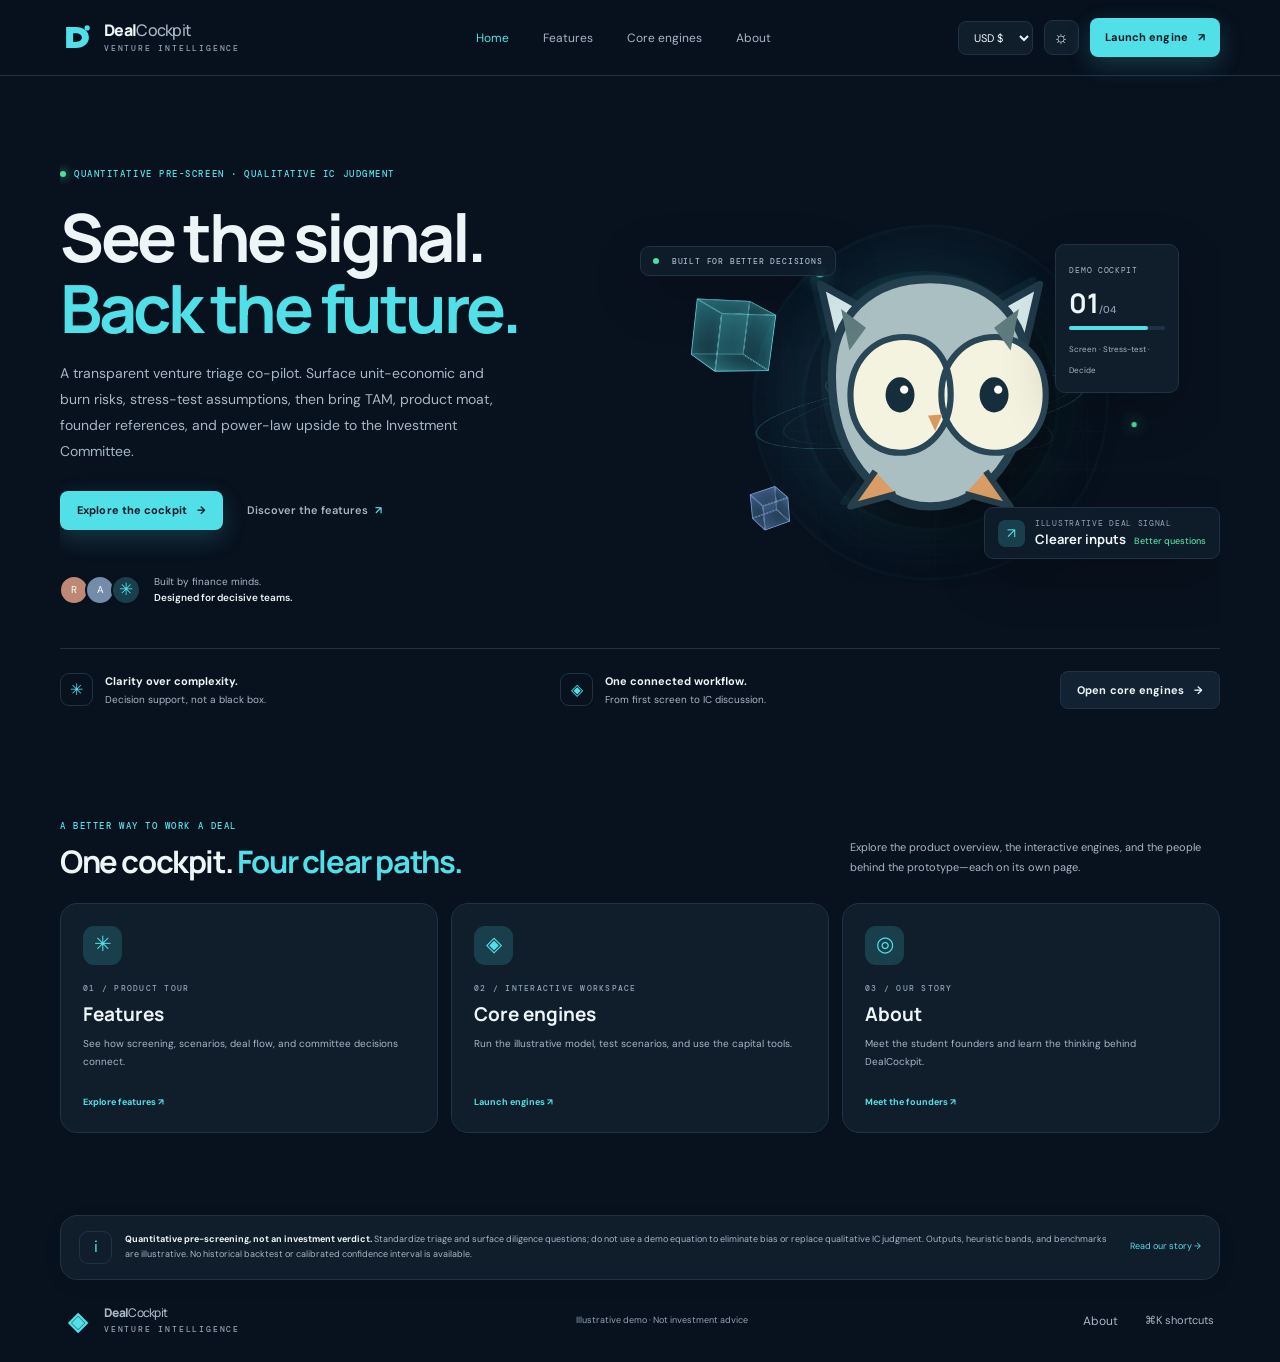
<file: index.html>
<!doctype html>
<html lang="en">
<head>
  <meta charset="utf-8">
  <meta name="viewport" content="width=device-width, initial-scale=1">
  <meta name="theme-color" content="#08111e">
  <meta name="description" content="DealCockpit — a clearer lens on early-stage venture opportunities.">
  <title>DealCockpit — Venture intelligence</title>
  <link rel="preconnect" href="https://fonts.googleapis.com">
  <link rel="preconnect" href="https://fonts.gstatic.com" crossorigin>
  <link href="https://fonts.googleapis.com/css2?family=DM+Mono:wght@400;500&family=DM+Sans:wght@400;500;600;700&family=Manrope:wght@400;500;600;700;800&display=swap" rel="stylesheet">
  <link rel="stylesheet" href="styles.css">
  <script src="app.js" defer></script>
</head>
<body>
  <a class="skip-link" href="#main">Skip to content</a>
  <header class="topbar">
    <a class="brand" href="index.html" aria-label="DealCockpit home"><span class="brand-mark" aria-hidden="true"><svg viewBox="0 0 40 40"><path d="M7 8h11c9 0 15 5 15 12S27 32 18 32H7V8Zm8 7v10h3c4 0 7-2 7-5s-3-5-7-5h-3Z" fill="currentColor"/><circle cx="31" cy="9" r="3" fill="#52e0e8"/></svg></span><span>Deal<span class="brand-light">Cockpit</span><small>VENTURE INTELLIGENCE</small></span></a>
    <nav class="main-nav" aria-label="Main navigation"><a href="index.html" aria-current="page">Home</a><a href="features.html">Features</a><a href="engines.html">Core engines</a><a href="about.html">About</a></nav>
    <div class="header-actions"><label class="sr-only" for="currency">Display currency</label><select id="currency" class="currency-select" aria-label="Display currency"><option value="USD">USD $</option><option value="INR">INR ₹</option><option value="EUR">EUR €</option><option value="GBP">GBP £</option></select><button id="theme-toggle" class="icon-button" type="button" aria-label="Switch to light theme" title="Toggle theme"><span aria-hidden="true">☼</span></button><a class="button button-primary header-cta" href="engines.html#screening">Launch engine <span aria-hidden="true">↗</span></a><button id="menu-toggle" class="icon-button menu-toggle" type="button" aria-label="Open navigation menu" aria-expanded="false">☰</button></div>
  </header>
  <main id="main">
    <section class="hero shell" id="home">
      <div class="hero-copy"><div class="eyebrow"><span class="status-dot"></span> QUANTITATIVE PRE-SCREEN · QUALITATIVE IC JUDGMENT</div><h1>See the signal.<br><span>Back the future.</span></h1><p class="hero-lede">A transparent venture triage co-pilot. Surface unit-economic and burn risks, stress-test assumptions, then bring TAM, product moat, founder references, and power-law upside to the Investment Committee.</p><div class="hero-buttons"><a class="button button-primary" href="engines.html#screening">Explore the cockpit <span aria-hidden="true">→</span></a><a href="features.html" class="text-link">Discover the features <span aria-hidden="true">↗</span></a></div><div class="hero-proof"><div class="avatar-stack"><span>R</span><span>A</span><span class="proof-icon">✳</span></div><p>Built by finance minds.<br><b>Designed for decisive teams.</b></p></div></div>
      <div class="hero-visual"><div class="orb orb-one"></div><div class="orb orb-two"></div><div class="hero-grid" aria-hidden="true"></div><div class="three-d-scene" aria-hidden="true"><div class="orbit-ring orbit-ring-a"></div><div class="orbit-ring orbit-ring-b"></div><div class="floating-cube cube-large"><i></i><i></i><i></i><i></i><i></i><i></i></div><div class="floating-cube cube-small"><i></i><i></i><i></i><i></i><i></i><i></i></div><span class="orbit-node node-a"></span><span class="orbit-node node-b"></span><span class="orbit-node node-c"></span></div><div class="hero-owl" aria-label="Stylized owl mascot" role="img"><svg viewBox="0 0 300 300"><path d="M61 112 44 39l75 42M239 112l17-73-75 42" fill="#d5e9eb" stroke="#213b4b" stroke-width="7" stroke-linejoin="round"/><path d="M55 127c0-57 37-93 95-93s95 36 95 93c0 76-43 127-95 127s-95-51-95-127Z" fill="#aabfc1" stroke="#243f4e" stroke-width="8"/><path d="M73 146c0-33 23-56 52-56s45 23 45 56-22 56-49 56-48-23-48-56Zm88 0c0-33 23-56 52-56s49 23 49 56-22 56-49 56-52-23-52-56Z" fill="#f3f3df" stroke="#294657" stroke-width="6"/><ellipse cx="121" cy="146" rx="14" ry="17" fill="#162d3b"/><ellipse cx="212" cy="146" rx="14" ry="17" fill="#162d3b"/><circle cx="125" cy="141" r="4" fill="white"/><circle cx="216" cy="141" r="4" fill="white"/><path d="m149 166 13-1-7 16-7-15Z" fill="#d89a5c"/><path d="m97 220-24 34 44-12m87-22 24 34-44-12" fill="#d99d65" stroke="#263f4b" stroke-width="6" stroke-linejoin="round"/><path d="M88 81 64 63l8 40m140-22 24-18-8 40" fill="#607b7d"/></svg></div><div class="floating-tag tag-top"><span class="tag-dot"></span> BUILT FOR BETTER DECISIONS</div><div class="floating-tag tag-bottom"><span class="tag-icon">↗</span><span><small>ILLUSTRATIVE DEAL SIGNAL</small><b>Clearer inputs <em>Better questions</em></b></span></div><div class="hero-mini-card"><span class="mini-label">DEMO COCKPIT</span><div class="mini-score">01<span>/04</span></div><div class="mini-bar"><i></i></div><small>Screen · Stress-test · Decide</small></div></div>
      <div class="hero-bottom"><div class="hero-note"><span class="note-icon">✳</span><span><b>Clarity over complexity.</b><small>Decision support, not a black box.</small></span></div><div class="hero-note"><span class="note-icon">◈</span><span><b>One connected workflow.</b><small>From first screen to IC discussion.</small></span></div><a class="button button-quiet" href="engines.html">Open core engines <span aria-hidden="true">→</span></a></div>
    </section>
    <section class="section shell"><div class="section-heading"><div><div class="eyebrow">A BETTER WAY TO WORK A DEAL</div><h2>One cockpit. <span>Four clear paths.</span></h2></div><p>Explore the product overview, the interactive engines, and the people behind the prototype—each on its own page.</p></div><div class="page-cards"><a class="page-card" href="features.html"><span class="page-card-icon">✳</span><span class="panel-kicker">01 / PRODUCT TOUR</span><h3>Features</h3><p>See how screening, scenarios, deal flow, and committee decisions connect.</p><b>Explore features ↗</b></a><a class="page-card" href="engines.html"><span class="page-card-icon">◈</span><span class="panel-kicker">02 / INTERACTIVE WORKSPACE</span><h3>Core engines</h3><p>Run the illustrative model, test scenarios, and use the capital tools.</p><b>Launch engines ↗</b></a><a class="page-card" href="about.html"><span class="page-card-icon">◎</span><span class="panel-kicker">03 / OUR STORY</span><h3>About</h3><p>Meet the student founders and learn the thinking behind DealCockpit.</p><b>Meet the founders ↗</b></a></div></section>
    <section class="section shell"><div class="home-disclaimer panel"><span class="note-icon">i</span><p><b>Quantitative pre-screening, not an investment verdict.</b> Standardize triage and surface diligence questions; do not use a demo equation to eliminate bias or replace qualitative IC judgment. Outputs, heuristic bands, and benchmarks are illustrative. No historical backtest or calibrated confidence interval is available.</p><a href="about.html">Read our story →</a></div></section>
  </main>
  <footer class="footer shell"><a class="brand footer-brand" href="index.html"><span class="brand-mark">◈</span><span>Deal<span class="brand-light">Cockpit</span><small>VENTURE INTELLIGENCE</small></span></a><span>Illustrative demo · Not investment advice</span><div><a href="about.html">About</a><button type="button" id="open-shortcuts">⌘K shortcuts</button></div></footer>
  <div id="toast" class="toast" role="status" aria-live="polite"></div>
  <div id="command-overlay" class="command-overlay" hidden><div class="command-dialog" role="dialog" aria-modal="true" aria-labelledby="command-title"><div class="command-search"><span aria-hidden="true">⌕</span><label class="sr-only" id="command-title" for="command-input">Search DealCockpit actions</label><input id="command-input" type="text" placeholder="Jump to a page, term, or action…" autocomplete="off"><kbd>ESC</kbd></div><div id="command-results" class="command-results"></div><div class="command-footer"><span>↑↓ to navigate</span><span><kbd>ENTER</kbd> to select</span><span><kbd>ESC</kbd> to close</span></div></div></div>
</body>
</html>
</file>
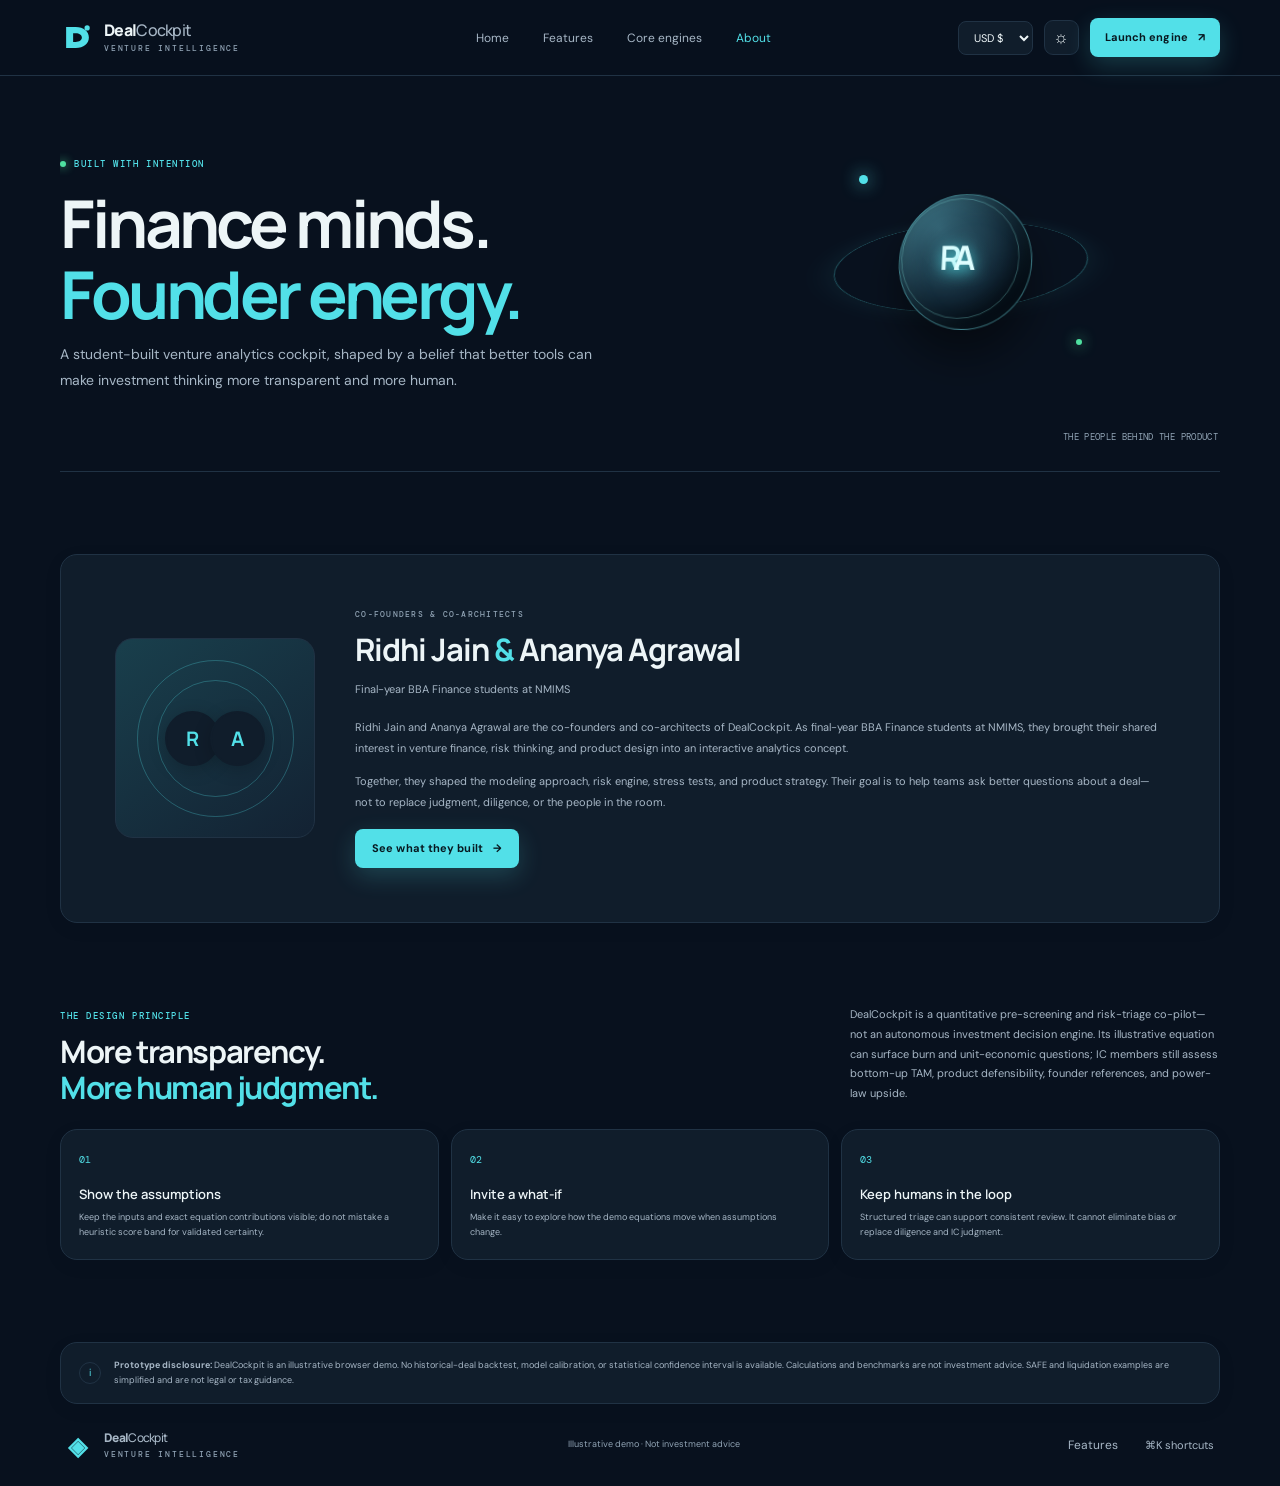
<file: about.html>
<!doctype html>
<html lang="en">
<head>
  <meta charset="utf-8"><meta name="viewport" content="width=device-width, initial-scale=1"><meta name="theme-color" content="#08111e">
  <meta name="description" content="Meet DealCockpit co-founders Ridhi Jain and Ananya Agrawal, final-year BBA Finance students at NMIMS.">
  <title>DealCockpit — About the founders</title>
  <link rel="preconnect" href="https://fonts.googleapis.com"><link rel="preconnect" href="https://fonts.gstatic.com" crossorigin>
  <link href="https://fonts.googleapis.com/css2?family=DM+Mono:wght@400;500&family=DM+Sans:wght@400;500;600;700&family=Manrope:wght@400;500;600;700;800&display=swap" rel="stylesheet">
  <link rel="stylesheet" href="styles.css"><script src="app.js" defer></script>
</head>
<body>
  <a class="skip-link" href="#main">Skip to content</a>
  <header class="topbar"><a class="brand" href="index.html" aria-label="DealCockpit home"><span class="brand-mark" aria-hidden="true"><svg viewBox="0 0 40 40"><path d="M7 8h11c9 0 15 5 15 12S27 32 18 32H7V8Zm8 7v10h3c4 0 7-2 7-5s-3-5-7-5h-3Z" fill="currentColor"/><circle cx="31" cy="9" r="3" fill="#52e0e8"/></svg></span><span>Deal<span class="brand-light">Cockpit</span><small>VENTURE INTELLIGENCE</small></span></a>
    <nav class="main-nav" aria-label="Main navigation"><a href="index.html">Home</a><a href="features.html">Features</a><a href="engines.html">Core engines</a><a href="about.html" aria-current="page">About</a></nav>
    <div class="header-actions"><label class="sr-only" for="currency">Display currency</label><select id="currency" class="currency-select" aria-label="Display currency"><option value="USD">USD $</option><option value="INR">INR ₹</option><option value="EUR">EUR €</option><option value="GBP">GBP £</option></select><button id="theme-toggle" class="icon-button" type="button" aria-label="Switch to light theme" title="Toggle theme"><span aria-hidden="true">☼</span></button><a class="button button-primary header-cta" href="engines.html#screening">Launch engine <span aria-hidden="true">↗</span></a><button id="menu-toggle" class="icon-button menu-toggle" type="button" aria-label="Open navigation menu" aria-expanded="false">☰</button></div>
  </header>
  <main id="main">
    <section class="page-hero shell about-hero"><div class="eyebrow"><span class="status-dot"></span> BUILT WITH INTENTION</div><h1>Finance minds.<br><span>Founder energy.</span></h1><p class="hero-lede">A student-built venture analytics cockpit, shaped by a belief that better tools can make investment thinking more transparent and more human.</p><div class="about-hero-visual" aria-hidden="true"><div class="about-hero-ring"></div><div class="about-hero-orb"><span>R</span><span>A</span></div><i></i><b></b></div><div class="page-hero-index mono">THE PEOPLE BEHIND THE PRODUCT</div></section>
    <section class="section shell"><article class="founder-story panel"><div class="founder-monogram" aria-hidden="true"><span>R</span><span>A</span></div><div><div class="panel-kicker">CO-FOUNDERS &amp; CO-ARCHITECTS</div><h2>Ridhi Jain <span>&amp;</span> Ananya Agrawal</h2><p class="founder-subtitle">Final-year BBA Finance students at NMIMS</p><p>Ridhi Jain and Ananya Agrawal are the co-founders and co-architects of DealCockpit. As final-year BBA Finance students at NMIMS, they brought their shared interest in venture finance, risk thinking, and product design into an interactive analytics concept.</p><p>Together, they shaped the modeling approach, risk engine, stress tests, and product strategy. Their goal is to help teams ask better questions about a deal—not to replace judgment, diligence, or the people in the room.</p><a class="button button-primary" href="features.html">See what they built <span>→</span></a></div></article></section>
    <section class="section shell"><div class="section-heading"><div><div class="eyebrow">THE DESIGN PRINCIPLE</div><h2>More transparency.<br><span>More human judgment.</span></h2></div><p>DealCockpit is a quantitative pre-screening and risk-triage co-pilot—not an autonomous investment decision engine. Its illustrative equation can surface burn and unit-economic questions; IC members still assess bottom-up TAM, product defensibility, founder references, and power-law upside.</p></div><div class="about-principles"><article class="panel"><span>01</span><h3>Show the assumptions</h3><p>Keep the inputs and exact equation contributions visible; do not mistake a heuristic score band for validated certainty.</p></article><article class="panel"><span>02</span><h3>Invite a what-if</h3><p>Make it easy to explore how the demo equations move when assumptions change.</p></article><article class="panel"><span>03</span><h3>Keep humans in the loop</h3><p>Structured triage can support consistent review. It cannot eliminate bias or replace diligence and IC judgment.</p></article></div></section>
    <section class="section shell"><div class="demo-notice panel"><span>i</span><p><b>Prototype disclosure:</b> DealCockpit is an illustrative browser demo. No historical-deal backtest, model calibration, or statistical confidence interval is available. Calculations and benchmarks are not investment advice. SAFE and liquidation examples are simplified and are not legal or tax guidance.</p></div></section>
  </main>
  <footer class="footer shell"><a class="brand footer-brand" href="index.html"><span class="brand-mark">◈</span><span>Deal<span class="brand-light">Cockpit</span><small>VENTURE INTELLIGENCE</small></span></a><span>Illustrative demo · Not investment advice</span><div><a href="features.html">Features</a><button type="button" id="open-shortcuts">⌘K shortcuts</button></div></footer>
  <div id="toast" class="toast" role="status" aria-live="polite"></div><div id="command-overlay" class="command-overlay" hidden><div class="command-dialog" role="dialog" aria-modal="true" aria-labelledby="command-title"><div class="command-search"><span aria-hidden="true">⌕</span><label class="sr-only" id="command-title" for="command-input">Search DealCockpit actions</label><input id="command-input" type="text" placeholder="Jump to a page, term, or action…" autocomplete="off"><kbd>ESC</kbd></div><div id="command-results" class="command-results"></div><div class="command-footer"><span>↑↓ to navigate</span><span><kbd>ENTER</kbd> to select</span><span><kbd>ESC</kbd> to close</span></div></div></div>
</body>
</html>
</file>
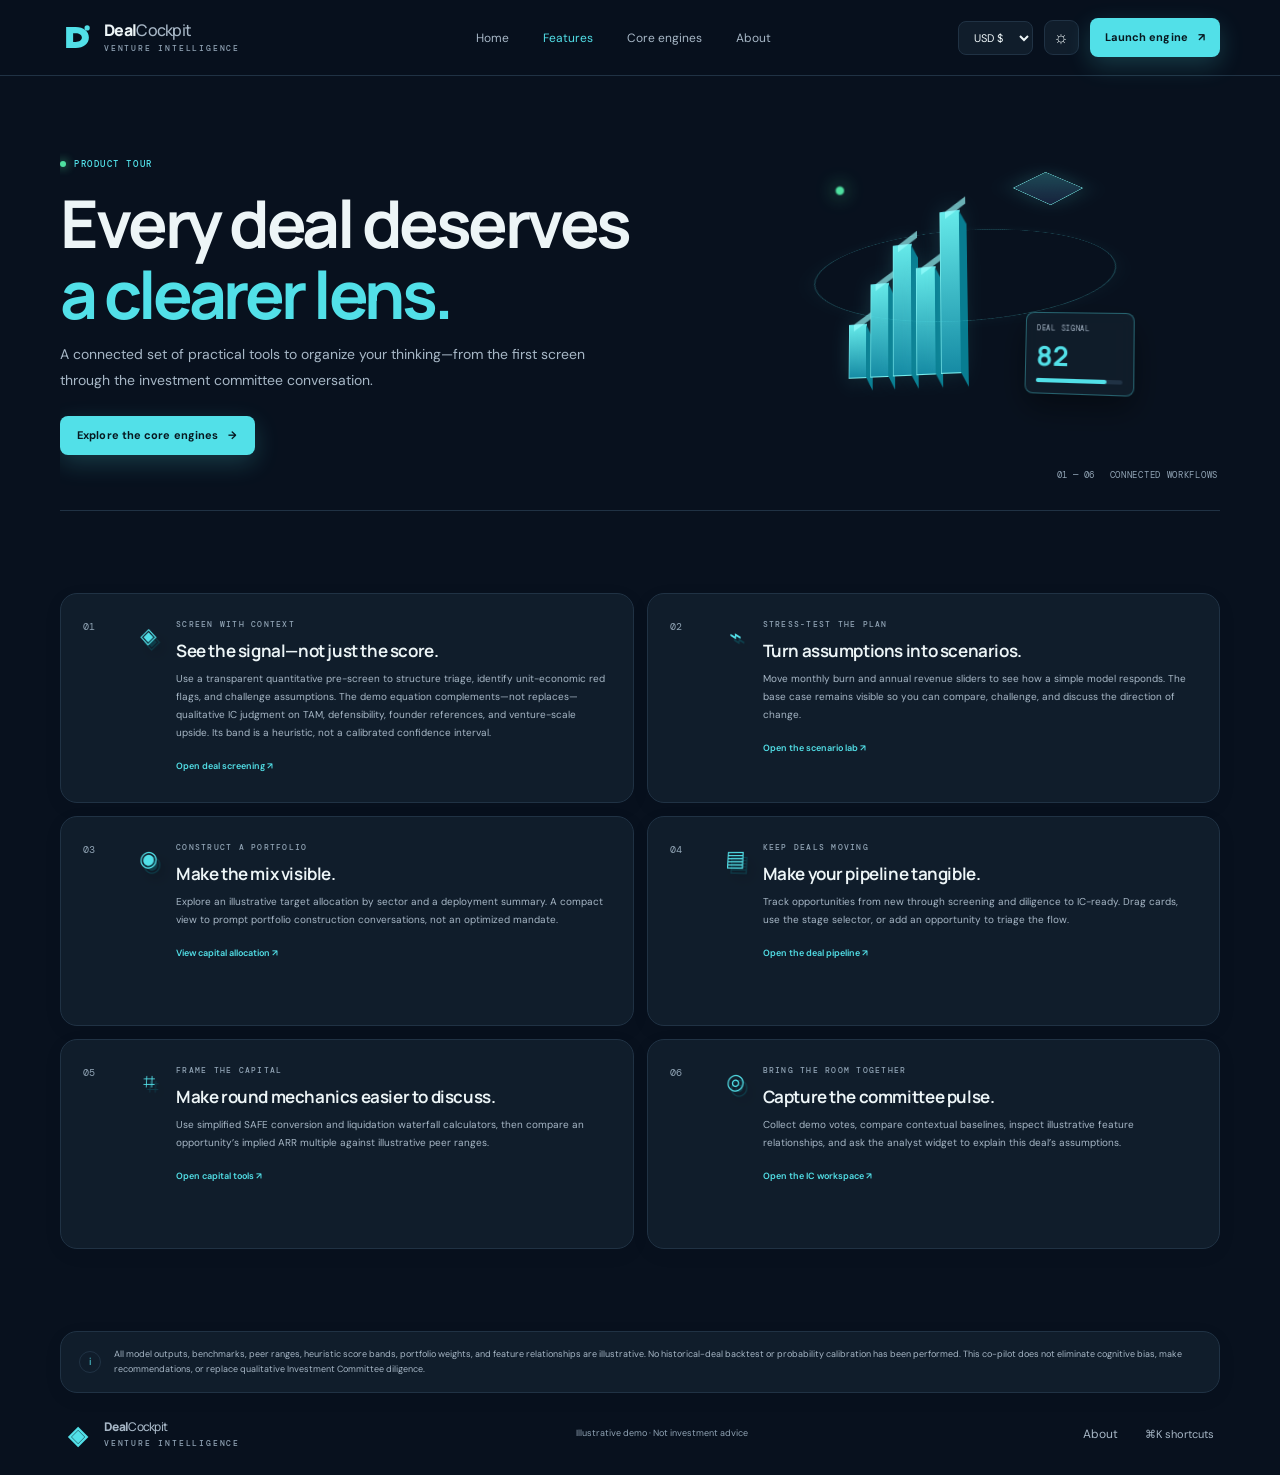
<file: features.html>
<!doctype html>
<html lang="en">
<head>
  <meta charset="utf-8"><meta name="viewport" content="width=device-width, initial-scale=1"><meta name="theme-color" content="#08111e">
  <meta name="description" content="Explore DealCockpit features for venture screening, stress testing, portfolio construction, and investment committee decisions.">
  <title>DealCockpit — Features</title>
  <link rel="preconnect" href="https://fonts.googleapis.com"><link rel="preconnect" href="https://fonts.gstatic.com" crossorigin>
  <link href="https://fonts.googleapis.com/css2?family=DM+Mono:wght@400;500&family=DM+Sans:wght@400;500;600;700&family=Manrope:wght@400;500;600;700;800&display=swap" rel="stylesheet">
  <link rel="stylesheet" href="styles.css"><script src="app.js" defer></script>
</head>
<body>
  <a class="skip-link" href="#main">Skip to content</a>
  <header class="topbar"><a class="brand" href="index.html" aria-label="DealCockpit home"><span class="brand-mark" aria-hidden="true"><svg viewBox="0 0 40 40"><path d="M7 8h11c9 0 15 5 15 12S27 32 18 32H7V8Zm8 7v10h3c4 0 7-2 7-5s-3-5-7-5h-3Z" fill="currentColor"/><circle cx="31" cy="9" r="3" fill="#52e0e8"/></svg></span><span>Deal<span class="brand-light">Cockpit</span><small>VENTURE INTELLIGENCE</small></span></a>
    <nav class="main-nav" aria-label="Main navigation"><a href="index.html">Home</a><a href="features.html" aria-current="page">Features</a><a href="engines.html">Core engines</a><a href="about.html">About</a></nav>
    <div class="header-actions"><label class="sr-only" for="currency">Display currency</label><select id="currency" class="currency-select" aria-label="Display currency"><option value="USD">USD $</option><option value="INR">INR ₹</option><option value="EUR">EUR €</option><option value="GBP">GBP £</option></select><button id="theme-toggle" class="icon-button" type="button" aria-label="Switch to light theme" title="Toggle theme"><span aria-hidden="true">☼</span></button><a class="button button-primary header-cta" href="engines.html#screening">Launch engine <span aria-hidden="true">↗</span></a><button id="menu-toggle" class="icon-button menu-toggle" type="button" aria-label="Open navigation menu" aria-expanded="false">☰</button></div>
  </header>
  <main id="main">
    <section class="page-hero shell features-hero"><div class="eyebrow"><span class="status-dot"></span> PRODUCT TOUR</div><h1>Every deal deserves<br><span>a clearer lens.</span></h1><p class="hero-lede">A connected set of practical tools to organize your thinking—from the first screen through the investment committee conversation.</p><a class="button button-primary" href="engines.html">Explore the core engines <span>→</span></a><div class="feature-3d-visual" aria-hidden="true"><div class="feature-3d-orbit"></div><div class="feature-3d-bars"><i></i><i></i><i></i><i></i><i></i></div><div class="feature-3d-diamond"></div><div class="feature-3d-card"><span>DEAL SIGNAL</span><b>82</b><i><em></em></i></div><span class="feature-3d-node"></span></div><div class="page-hero-index mono">01 — 06 <span>CONNECTED WORKFLOWS</span></div></section>
    <section class="section shell"><div class="page-feature-list">
      <article class="page-feature panel"><span class="page-feature-number">01</span><div class="page-feature-symbol">◈</div><div><div class="panel-kicker">SCREEN WITH CONTEXT</div><h2>See the signal—not just the score.</h2><p>Use a transparent quantitative pre-screen to structure triage, identify unit-economic red flags, and challenge assumptions. The demo equation complements—not replaces—qualitative IC judgment on TAM, defensibility, founder references, and venture-scale upside. Its band is a heuristic, not a calibrated confidence interval.</p><a href="engines.html#screening">Open deal screening ↗</a></div></article>
      <article class="page-feature panel"><span class="page-feature-number">02</span><div class="page-feature-symbol">⌁</div><div><div class="panel-kicker">STRESS-TEST THE PLAN</div><h2>Turn assumptions into scenarios.</h2><p>Move monthly burn and annual revenue sliders to see how a simple model responds. The base case remains visible so you can compare, challenge, and discuss the direction of change.</p><a href="engines.html#whatif">Open the scenario lab ↗</a></div></article>
      <article class="page-feature panel"><span class="page-feature-number">03</span><div class="page-feature-symbol">◉</div><div><div class="panel-kicker">CONSTRUCT A PORTFOLIO</div><h2>Make the mix visible.</h2><p>Explore an illustrative target allocation by sector and a deployment summary. A compact view to prompt portfolio construction conversations, not an optimized mandate.</p><a href="engines.html#portfolio">View capital allocation ↗</a></div></article>
      <article class="page-feature panel"><span class="page-feature-number">04</span><div class="page-feature-symbol">▤</div><div><div class="panel-kicker">KEEP DEALS MOVING</div><h2>Make your pipeline tangible.</h2><p>Track opportunities from new through screening and diligence to IC-ready. Drag cards, use the stage selector, or add an opportunity to triage the flow.</p><a href="engines.html#pipeline">Open the deal pipeline ↗</a></div></article>
      <article class="page-feature panel"><span class="page-feature-number">05</span><div class="page-feature-symbol">⌗</div><div><div class="panel-kicker">FRAME THE CAPITAL</div><h2>Make round mechanics easier to discuss.</h2><p>Use simplified SAFE conversion and liquidation waterfall calculators, then compare an opportunity’s implied ARR multiple against illustrative peer ranges.</p><a href="engines.html#capital-tools">Open capital tools ↗</a></div></article>
      <article class="page-feature panel"><span class="page-feature-number">06</span><div class="page-feature-symbol">◎</div><div><div class="panel-kicker">BRING THE ROOM TOGETHER</div><h2>Capture the committee pulse.</h2><p>Collect demo votes, compare contextual baselines, inspect illustrative feature relationships, and ask the analyst widget to explain this deal’s assumptions.</p><a href="engines.html#ic">Open the IC workspace ↗</a></div></article>
    </div></section>
    <section class="section shell"><div class="demo-notice panel"><span>i</span><p>All model outputs, benchmarks, peer ranges, heuristic score bands, portfolio weights, and feature relationships are illustrative. No historical-deal backtest or probability calibration has been performed. This co-pilot does not eliminate cognitive bias, make recommendations, or replace qualitative Investment Committee diligence.</p></div></section>
  </main>
  <footer class="footer shell"><a class="brand footer-brand" href="index.html"><span class="brand-mark">◈</span><span>Deal<span class="brand-light">Cockpit</span><small>VENTURE INTELLIGENCE</small></span></a><span>Illustrative demo · Not investment advice</span><div><a href="about.html">About</a><button type="button" id="open-shortcuts">⌘K shortcuts</button></div></footer>
  <div id="toast" class="toast" role="status" aria-live="polite"></div><div id="command-overlay" class="command-overlay" hidden><div class="command-dialog" role="dialog" aria-modal="true" aria-labelledby="command-title"><div class="command-search"><span aria-hidden="true">⌕</span><label class="sr-only" id="command-title" for="command-input">Search DealCockpit actions</label><input id="command-input" type="text" placeholder="Jump to a page, term, or action…" autocomplete="off"><kbd>ESC</kbd></div><div id="command-results" class="command-results"></div><div class="command-footer"><span>↑↓ to navigate</span><span><kbd>ENTER</kbd> to select</span><span><kbd>ESC</kbd> to close</span></div></div></div>
</body>
</html>
</file>
<file: styles.css>
:root{color-scheme:dark;--bg:#08111e;--bg-soft:#0b1725;--panel:#101d2b;--panel-2:#132233;--line:#203244;--text:#edf5f7;--muted:#8fa2b4;--faint:#627589;--cyan:#52e0e8;--cyan-dim:#193f4c;--green:#4fe0a0;--red:#ff777e;--amber:#f2c46f;--white:#fff;--shadow:0 18px 54px #0003;--radius:17px;--font:'DM Sans',sans-serif;--display:'Manrope',sans-serif;--mono:'DM Mono',monospace}
:root[data-theme="light"]{color-scheme:light;--bg:#f2f6f8;--bg-soft:#eaf0f3;--panel:#fff;--panel-2:#f6fafb;--line:#d8e2e8;--text:#122334;--muted:#536a7b;--faint:#778d9d;--cyan:#087f8b;--cyan-dim:#d8f4f3;--green:#16865d;--red:#c94450;--amber:#a66a0b;--shadow:0 16px 38px #263a4a12}
*{box-sizing:border-box}html{scroll-behavior:smooth;scroll-padding-top:92px}body{margin:0;background:var(--bg);color:var(--text);font-family:var(--font);font-size:14px;line-height:1.5;transition:background .2s,color .2s}button,input,select{font:inherit}button,a,select,input{outline-color:var(--cyan)}button{color:inherit}a{color:inherit;text-decoration:none}.shell{width:min(1160px,calc(100% - 48px));margin-inline:auto}.sr-only{position:absolute;width:1px;height:1px;padding:0;margin:-1px;overflow:hidden;clip:rect(0,0,0,0);white-space:nowrap;border:0}.skip-link{position:fixed;top:-50px;left:16px;background:var(--cyan);color:#04141b;padding:10px 16px;z-index:99;border-radius:8px}.skip-link:focus{top:10px}
.topbar{height:76px;border-bottom:1px solid var(--line);display:flex;align-items:center;justify-content:space-between;padding:0 max(24px,calc((100vw - 1160px)/2));background:color-mix(in srgb,var(--bg) 91%,transparent);position:sticky;top:0;z-index:30;backdrop-filter:blur(16px)}.brand{display:flex;align-items:center;gap:9px;font:800 16px var(--display);letter-spacing:-.7px;line-height:1}.brand-mark{display:grid;place-items:center;width:35px;height:35px;color:var(--cyan)}.brand-mark svg{width:100%;height:100%}.brand-light{font-weight:500;color:var(--muted)}.brand small{display:block;font:500 8px var(--mono);letter-spacing:1.8px;color:var(--faint);margin-top:5px}.main-nav{display:flex;gap:34px;margin-left:50px}.main-nav a,.footer a,.footer button{color:var(--muted);font-size:12px;transition:color .18s}.main-nav a:hover,.footer a:hover,.footer button:hover{color:var(--cyan)}.header-actions{display:flex;align-items:center;gap:11px}.currency-select,.compact-select select{background:var(--panel);border:1px solid var(--line);border-radius:8px;color:var(--text);padding:8px 11px;font-size:11px}.icon-button{width:35px;height:35px;border:1px solid var(--line);background:var(--panel);border-radius:9px;cursor:pointer;font-size:17px}.icon-button:hover{border-color:var(--cyan);color:var(--cyan)}.button{display:inline-flex;align-items:center;justify-content:center;gap:10px;border-radius:8px;padding:10px 16px;font-size:11px;font-weight:700;letter-spacing:.1px;border:1px solid transparent;cursor:pointer;transition:transform .18s,background .18s,border-color .18s}.button:hover{transform:translateY(-2px)}.button-primary{color:#06151d;background:var(--cyan);box-shadow:0 8px 25px color-mix(in srgb,var(--cyan) 20%,transparent)}.button-primary:hover{background:#82eff2}.button-outline{color:var(--text);background:transparent;border-color:var(--line)}.button-outline:hover{border-color:var(--cyan);color:var(--cyan)}.button-quiet{color:var(--text);background:var(--panel-2);border-color:var(--line)}.button-quiet:hover{border-color:var(--cyan)}.header-cta{padding:10px 14px}.menu-toggle{display:none}
.hero{min-height:640px;padding-top:92px;position:relative;display:grid;grid-template-columns:1fr 1fr;align-items:center;overflow:hidden}.hero-copy{position:relative;z-index:2;padding-bottom:46px}.eyebrow{font:500 9px var(--mono);letter-spacing:1.55px;color:var(--cyan);display:flex;align-items:center;gap:8px}.status-dot,.online-pill i{width:6px;height:6px;background:var(--green);border-radius:50%;box-shadow:0 0 10px var(--green)}h1,h2,h3,p{margin-top:0}h1{font:700 clamp(42px,5.2vw,68px)/1.07 var(--display);letter-spacing:-3.5px;margin:21px 0 18px}h1 span,h2 span{color:var(--cyan)}.hero-lede{font-size:14px;color:var(--muted);max-width:440px;line-height:1.85}.hero-buttons{display:flex;align-items:center;gap:24px;margin-top:26px}.text-link{font-size:11px;color:var(--muted);font-weight:600}.text-link span{color:var(--cyan);margin-left:4px}.hero-proof{display:flex;align-items:center;gap:13px;margin-top:44px}.avatar-stack{display:flex;padding-left:3px}.avatar-stack span{width:30px;height:30px;border-radius:50%;display:grid;place-items:center;margin-left:-4px;border:2px solid var(--bg);background:#bd8875;color:#fff;font-size:10px}.avatar-stack span:nth-child(2){background:#728caa}.avatar-stack .proof-icon{background:var(--cyan-dim);color:var(--cyan);font-size:17px}.hero-proof p{margin:0;font-size:10px;line-height:1.6;color:var(--muted)}.hero-proof b{font-weight:600;color:var(--text)}.hero-visual{height:460px;position:relative;display:grid;place-items:center;margin-top:-15px}.hero-grid{position:absolute;inset:15% 5% 5%;opacity:.18;background-image:linear-gradient(var(--line) 1px,transparent 1px),linear-gradient(90deg,var(--line) 1px,transparent 1px);background-size:38px 38px;mask-image:radial-gradient(ellipse,black 20%,transparent 72%)}.orb{position:absolute;border-radius:50%;filter:blur(1px)}.orb-one{width:355px;height:355px;background:radial-gradient(circle at 45% 45%,#173849aa,#0a172400 70%);border:1px solid #52e0e81a}.orb-two{width:255px;height:255px;border:1px solid #52e0e81f;box-shadow:0 0 75px #52e0e811}.hero-owl{position:relative;width:min(310px,72%);z-index:1;filter:drop-shadow(0 30px 36px #0007);animation:float 5s ease-in-out infinite}.hero-owl svg{width:100%;height:auto}.floating-tag{position:absolute;z-index:2;border:1px solid var(--line);background:color-mix(in srgb,var(--panel) 91%,transparent);border-radius:9px;box-shadow:var(--shadow);backdrop-filter:blur(10px)}.tag-top{top:74px;left:0;padding:9px 12px;font:500 8px var(--mono);letter-spacing:.8px;color:var(--muted)}.tag-dot{display:inline-block;width:6px;height:6px;background:var(--green);border-radius:100%;margin-right:7px}.tag-bottom{bottom:73px;right:0;display:flex;gap:10px;align-items:center;padding:10px 13px}.tag-icon{background:var(--cyan-dim);color:var(--cyan);width:27px;height:27px;border-radius:7px;display:grid;place-items:center}.tag-bottom small,.tag-bottom b{display:block}.tag-bottom small{font:8px var(--mono);color:var(--faint);letter-spacing:.7px}.tag-bottom b{font:700 13px var(--display);margin-top:2px}.tag-bottom em{font:500 9px var(--font);color:var(--green);font-style:normal;margin-left:5px}.hero-mini-card{position:absolute;right:7%;top:72px;z-index:3;width:124px;padding:13px;border:1px solid var(--line);background:var(--panel);border-radius:10px;box-shadow:var(--shadow)}.mini-label{font:8px var(--mono);color:var(--muted);letter-spacing:.7px}.mini-score{font:700 27px var(--display);margin-top:5px}.mini-score span{font:500 10px var(--font);color:var(--faint)}.mini-bar{height:4px;background:var(--line);border-radius:4px;margin:5px 0 7px}.mini-bar i{display:block;width:82%;height:100%;border-radius:4px;background:var(--cyan)}.hero-mini-card small{font-size:8px;color:var(--muted)}.hero-bottom{grid-column:1/-1;display:flex;align-items:center;justify-content:space-between;border-top:1px solid var(--line);padding:22px 0 29px;margin-top:-4px}.hero-note{display:flex;gap:12px;align-items:center}.note-icon{width:33px;height:33px;border:1px solid var(--line);border-radius:9px;display:grid;place-items:center;color:var(--cyan);font-size:16px}.hero-note b,.hero-note small{display:block}.hero-note b{font-size:11px}.hero-note small{font-size:10px;color:var(--muted);margin-top:3px}.upload-zone{display:flex;align-items:center;gap:12px;border:1px dashed #3a5365;padding:10px 12px;border-radius:10px;background:var(--panel);min-width:500px}.upload-zone.dragging{border-color:var(--cyan);background:var(--cyan-dim)}.upload-icon{width:31px;height:31px;border-radius:8px;background:var(--cyan-dim);color:var(--cyan);display:grid;place-items:center;font-size:19px}.upload-zone>span:nth-child(2){flex:1}.upload-zone b,.upload-zone small{display:block}.upload-zone b{font-size:10px}.upload-zone small{font-size:9px;color:var(--muted)}.inline-button{border:0;background:none;color:var(--cyan);padding:0;cursor:pointer;font-size:inherit}.upload-zone .button{font-size:9px;padding:8px 10px}.upload-zone .button:disabled{opacity:.48;cursor:not-allowed;filter:saturate(.5)}
.section{padding-top:82px}.section-heading{display:flex;align-items:end;justify-content:space-between;margin-bottom:23px;gap:30px}.section-heading h2,.about-content h2{font:700 31px/1.18 var(--display);letter-spacing:-1.4px;margin:11px 0 0}.section-heading>p{max-width:370px;margin:0 0 2px;color:var(--muted);font-size:11px;line-height:1.8}.feature-strip{display:grid;grid-template-columns:repeat(5,1fr);gap:10px}.feature-chip{min-height:90px;border:1px solid var(--line);background:var(--panel);border-radius:12px;padding:16px;display:grid;grid-template-columns:30px 1fr;align-content:center;column-gap:9px;transition:transform .2s,border-color .2s}.feature-chip:hover{transform:translateY(-3px);border-color:var(--cyan)}.feature-chip>span{grid-row:span 2;color:var(--cyan);font-size:20px;align-self:center}.feature-chip b{font-size:11px}.feature-chip small{font-size:9px;color:var(--muted);margin-top:3px}
.panel{border:1px solid var(--line);background:var(--panel);border-radius:var(--radius);box-shadow:0 5px 20px #0000000d}.screen-layout{display:grid;grid-template-columns:1fr 1fr;gap:14px}.score-panel,.contribution-panel{padding:22px 23px}.panel-head{display:flex;justify-content:space-between;align-items:flex-start;gap:15px}.panel-kicker{font:500 8px var(--mono);letter-spacing:1.25px;color:var(--faint);display:block}.panel-head h3{font:600 16px var(--display);letter-spacing:-.35px;margin:6px 0 0}.pill{font:500 8px var(--mono);letter-spacing:.6px;border-radius:20px;padding:6px 9px}.pill-positive{color:var(--green);background:color-mix(in srgb,var(--green) 10%,transparent);border:1px solid color-mix(in srgb,var(--green) 20%,transparent)}.pill-risk{color:var(--red);background:color-mix(in srgb,var(--red) 10%,transparent);border:1px solid color-mix(in srgb,var(--red) 20%,transparent)}.pill-neutral{color:var(--muted);background:var(--panel-2);border:1px solid var(--line)}.score-main{display:flex;align-items:center;justify-content:space-around;margin:12px 0 8px}.gauge{width:195px;height:127px;position:relative}.gauge svg{width:100%;height:100%;overflow:visible}.gauge-track,.gauge-value{fill:none;stroke-width:12;stroke-linecap:round}.gauge-track{stroke:var(--line)}.gauge-value{stroke:var(--cyan);stroke-dasharray:229;stroke-dashoffset:73;transition:stroke-dashoffset .5s}.gauge-number{position:absolute;bottom:0;left:0;right:0;text-align:center}.gauge-number strong{font:700 34px var(--display);display:block;letter-spacing:-1.5px}.gauge-number small{display:block;font-size:9px;color:var(--muted);margin-top:-2px}.return-stat{border-left:1px solid var(--line);padding-left:29px}.return-stat>span,.return-stat>small{display:block}.return-stat>span{font:500 8px var(--mono);letter-spacing:1px;color:var(--faint)}.return-stat strong{display:block;font:700 30px var(--display);margin:7px 0 0}.return-stat strong span{font-size:18px;color:var(--cyan)}.return-stat>small{font-size:9px;color:var(--muted)}.confidence-row{display:flex;align-items:center;gap:10px;padding:13px 0;border-top:1px solid var(--line);border-bottom:1px solid var(--line);font-size:9px}.confidence-row>span:first-child{white-space:nowrap;color:var(--muted)}.confidence-row b{color:var(--text);font-weight:600}.confidence-line{height:4px;flex:1;background:var(--line);border-radius:4px;position:relative}.confidence-line i{position:absolute;left:23%;right:22%;height:100%;background:var(--cyan);border-radius:4px;opacity:.75}.confidence-row small{color:var(--faint);white-space:nowrap;font-size:8px}.risk-block{padding:15px 0 10px}.subhead{display:flex;justify-content:space-between;font-size:9px;font-weight:600}.subhead span:last-child{color:var(--muted);font-weight:400}.risk-tags{display:flex;flex-wrap:wrap;gap:6px;margin-top:9px}.risk-tag{font-size:8px;color:var(--amber);border:1px solid color-mix(in srgb,var(--amber) 27%,transparent);background:color-mix(in srgb,var(--amber) 8%,transparent);border-radius:5px;padding:4px 7px}.risk-tag.high{color:var(--red);border-color:color-mix(in srgb,var(--red) 25%,transparent);background:color-mix(in srgb,var(--red) 8%,transparent)}.risk-tag.ok{color:var(--green);border-color:color-mix(in srgb,var(--green) 25%,transparent);background:color-mix(in srgb,var(--green) 8%,transparent)}.score-foot{display:flex;justify-content:space-between;padding-top:10px;border-top:1px solid var(--line);font-size:8px;color:var(--muted)}.tiny-positive{display:inline-block;width:6px;height:6px;border-radius:100%;background:var(--green);margin-right:5px}.mono{font-family:var(--mono);font-size:8px;letter-spacing:.35px;color:var(--faint)}.info-dot{width:17px;height:17px;display:grid;place-items:center;border-radius:50%;font:10px serif;border:1px solid var(--line);color:var(--muted)}.panel-description{font-size:10px;color:var(--muted);line-height:1.7;margin:9px 0 16px}.contribution-chart{display:grid;gap:8px}.contribution-row{display:grid;grid-template-columns:102px 1fr 43px;align-items:center;gap:9px;font-size:9px}.contribution-name{color:var(--muted);white-space:nowrap;overflow:hidden;text-overflow:ellipsis}.contribution-track{height:8px;position:relative;background:var(--panel-2);border-radius:5px}.contribution-track:before{content:"";position:absolute;top:-3px;bottom:-3px;width:1px;background:var(--faint);left:50%}.contribution-fill{height:100%;position:absolute;top:0;min-width:2px;border-radius:5px}.contribution-fill.positive{left:50%;background:var(--green)}.contribution-fill.negative{right:50%;background:var(--red)}.contribution-value{text-align:right;font:9px var(--mono)}.contribution-value.pos{color:var(--green)}.contribution-value.neg{color:var(--red)}.chart-legend{display:flex;gap:16px;margin-top:13px;color:var(--muted);font-size:8px}.chart-legend i{display:inline-block;width:7px;height:7px;border-radius:2px;margin-right:4px}.legend-pos{background:var(--green)}.legend-neg{background:var(--red)}
.inputs-bar{display:grid;grid-template-columns:repeat(5,minmax(110px,1fr));gap:13px 15px;padding:18px 20px;margin-top:14px}.input-bar-title{grid-column:1/-1;display:flex;justify-content:space-between;align-items:center;border-bottom:1px solid var(--line);padding-bottom:10px}.input-bar-title small{color:var(--faint);font-size:9px}.inputs-bar label,.tool-inputs label{font-size:8px;color:var(--muted);display:grid;gap:5px}.inputs-bar input,.inputs-bar select,.tool-inputs input,.tool-inputs select{width:100%;height:33px;padding:0 9px;border-radius:7px;background:var(--bg-soft);border:1px solid var(--line);color:var(--text);font-size:10px;min-width:0}.inputs-bar input:focus,.inputs-bar select:focus,.tool-inputs input:focus,.tool-inputs select:focus,.chat-form input:focus{border-color:var(--cyan);outline:2px solid color-mix(in srgb,var(--cyan) 15%,transparent)}.validation-message{grid-column:1/-1;margin:0;color:var(--red);font-size:9px;min-height:0}.validation-message:not(:empty){padding-top:4px}
.engine-grid{display:grid;grid-template-columns:1fr 1fr;gap:14px}.whatif-panel,.allocation-panel{padding:22px}.engine-icon{color:var(--cyan);font-size:20px}.range-label{display:flex;justify-content:space-between;align-items:center;font-size:10px;color:var(--muted);margin:16px 0 7px}.range-label output{color:var(--text);font:10px var(--mono)}input[type=range]{appearance:none;width:100%;height:4px;background:var(--line);border-radius:8px;accent-color:var(--cyan);cursor:pointer}input[type=range]::-webkit-slider-thumb{appearance:none;width:14px;height:14px;border-radius:50%;background:var(--cyan);border:3px solid var(--panel);box-shadow:0 0 0 1px var(--cyan)}.whatif-result{margin-top:23px;border-top:1px solid var(--line);padding-top:15px;display:grid;grid-template-columns:1fr 1fr auto;align-items:center;gap:12px}.whatif-result small{display:block;font:8px var(--mono);color:var(--faint);letter-spacing:.45px}.whatif-result strong{display:block;margin-top:4px;font:700 19px var(--display)}.positive-text{color:var(--green)}.negative-text{color:var(--red)}.whatif-spark{width:80px;height:32px;border-bottom:1px solid var(--line);background:linear-gradient(155deg,transparent 43%,var(--cyan) 44%,var(--cyan) 48%,transparent 49%);opacity:.8}.text-button{border:0;background:none;color:var(--cyan);font-size:9px;margin-top:13px;padding:3px 0;cursor:pointer}.allocation-content{display:flex;align-items:center;gap:30px;padding:9px 12px 13px}.donut-chart{width:146px;height:146px;flex:none;border-radius:50%;background:conic-gradient(#52e0e8 0 32%,#6092ac 32% 55%,#6e7bd0 55% 75%,#40b98e 75% 89%,#d9b870 89%);display:grid;place-items:center;position:relative}.donut-chart:before{content:"";position:absolute;width:99px;height:99px;border-radius:50%;background:var(--panel)}.donut-center{z-index:1;text-align:center}.donut-center strong{display:block;font:700 25px var(--display)}.donut-center small{font-size:9px;color:var(--muted)}.allocation-legend{display:grid;gap:9px;flex:1}.allocation-item{display:grid;grid-template-columns:8px 1fr auto;gap:8px;align-items:center;font-size:9px}.allocation-item i{width:7px;height:7px;border-radius:2px}.allocation-item span{color:var(--muted)}.allocation-item b{font:10px var(--mono)}.allocation-footer{display:flex;justify-content:space-between;border-top:1px solid var(--line);padding-top:12px;color:var(--muted);font-size:9px}.allocation-footer b{font:11px var(--mono);color:var(--text)}
.pipeline-board{display:grid;grid-template-columns:repeat(4,1fr);gap:12px}.pipeline-column{min-width:0;border:1px solid var(--line);background:var(--bg-soft);border-radius:12px;padding:12px;min-height:214px}.pipeline-column.drag-over{border-color:var(--cyan);background:var(--cyan-dim)}.column-head{display:flex;align-items:center;justify-content:space-between;margin-bottom:10px}.column-title{font:500 9px var(--mono);letter-spacing:.5px;color:var(--muted)}.column-count{font:9px var(--mono);color:var(--faint);background:var(--panel);padding:3px 6px;border-radius:5px}.deal-card{background:var(--panel);border:1px solid var(--line);padding:11px;border-radius:9px;margin-top:8px;cursor:grab}.deal-card:active{cursor:grabbing}.deal-card h4{font:600 11px var(--display);margin:0 0 7px}.deal-card p{font-size:8px;color:var(--muted);margin:0}.deal-meta{display:flex;justify-content:space-between;align-items:center;margin-top:10px}.deal-score{font:9px var(--mono);color:var(--green)}.deal-card select{background:var(--bg-soft);border:1px solid var(--line);border-radius:5px;color:var(--muted);font-size:8px;padding:3px}.pipeline-hint{color:var(--faint);font-size:9px;margin:10px 0 0}
.capital-grid{display:grid;grid-template-columns:1fr 1fr;gap:14px}.waterfall-panel,.safe-panel{padding:22px}.tool-inputs{display:grid;grid-template-columns:repeat(3,minmax(0,1fr));gap:10px;margin:16px 0}.waterfall-result{display:flex;justify-content:space-between;align-items:end;gap:8px;padding:12px 0}.waterfall-result div{font-size:8px;color:var(--muted)}.waterfall-result b{display:block;color:var(--text);font:600 13px var(--display);margin-top:4px}.waterfall-bar{height:18px;display:flex;border-radius:5px;overflow:hidden;background:var(--line)}.waterfall-bar span{height:100%;transition:width .25s}.waterfall-bar .pref-segment{background:var(--cyan)}.waterfall-bar .common-segment{background:#5f87a0}.waterfall-bar .other-segment{background:#27394a}.micro-note{font-size:8px;color:var(--faint);line-height:1.7;margin:11px 0 0}.safe-toggle{display:flex;background:var(--bg-soft);border-radius:8px;padding:3px;margin-top:15px}.safe-toggle button{flex:1;border:0;background:transparent;color:var(--muted);font-size:9px;padding:7px;border-radius:6px;cursor:pointer}.safe-toggle button.active{background:var(--cyan-dim);color:var(--cyan);font-weight:700}.safe-result{display:flex;justify-content:space-between;background:var(--bg-soft);border:1px solid var(--line);padding:13px;border-radius:9px}.safe-result span{font-size:8px;color:var(--muted)}.safe-result b{display:block;font:700 18px var(--display);color:var(--cyan);margin-top:3px}
.market-panel{padding:22px}.compact-select{font-size:8px;color:var(--muted);display:flex;align-items:center;gap:8px}.compact-select select{font-size:9px;padding:7px 10px}.market-chart{display:grid;gap:13px;margin:20px 2px 16px}.market-row{display:grid;grid-template-columns:115px 1fr 65px;align-items:center;gap:13px;font-size:9px}.market-label{color:var(--muted)}.market-track{height:18px;position:relative;background:var(--bg-soft);border-radius:5px}.market-range{position:absolute;height:100%;top:0;background:color-mix(in srgb,var(--cyan) 32%,transparent);border-left:1px solid var(--cyan);border-right:1px solid var(--cyan);border-radius:4px}.market-range.deal-range{background:color-mix(in srgb,var(--amber) 48%,transparent);border-color:var(--amber)}.market-marker{position:absolute;top:-4px;bottom:-4px;width:2px;background:var(--text)}.market-value{font:9px var(--mono);text-align:right;color:var(--muted)}.market-note{display:flex;align-items:center;gap:10px;border-top:1px solid var(--line);padding-top:12px}.market-dot{width:8px;height:8px;background:var(--amber);border-radius:50%}.market-note b,.market-note small{display:block}.market-note b{font-size:10px}.market-note small{font-size:8px;color:var(--muted);margin-top:3px}
.ic-layout{display:grid;grid-template-columns:1.1fr .9fr;gap:14px}.vote-panel,.benchmark-panel,.correlation-panel,.chat-panel{padding:22px}.vote-meter{margin:22px 0 16px}.vote-counts{display:flex;gap:18px;flex-wrap:wrap}.vote-counts span{font-size:9px;color:var(--muted)}.vote-counts b{color:var(--text);margin-left:4px}.vote-counts i{display:inline-block;width:7px;height:7px;border-radius:50%;margin-right:4px}.vote-yes{background:var(--green)}.vote-no{background:var(--red)}.vote-abstain{background:var(--amber)}.vote-bar{display:flex;height:8px;background:var(--bg-soft);border-radius:6px;overflow:hidden;margin-top:10px}.vote-bar span{transition:width .3s}.vote-bar .yes{background:var(--green)}.vote-bar .no{background:var(--red)}.vote-bar .abstain{background:var(--amber)}.vote-actions{display:flex;gap:8px}.vote-button{flex:1;background:transparent;border:1px solid var(--line);border-radius:7px;padding:8px;cursor:pointer;font-size:9px;transition:background .2s,border .2s}.vote-button:hover{border-color:var(--cyan)}.vote-button-yes:hover{color:var(--green);background:color-mix(in srgb,var(--green) 8%,transparent)}.vote-button-no:hover{color:var(--red);background:color-mix(in srgb,var(--red) 8%,transparent)}.vote-button-abstain:hover{color:var(--amber)}.benchmark-bars{display:grid;gap:13px;margin:21px 0 15px}.benchmark-row{display:grid;grid-template-columns:120px 1fr 33px;gap:10px;align-items:center;font-size:9px}.benchmark-row span:first-child{color:var(--muted)}.benchmark-track{height:7px;background:var(--bg-soft);border-radius:5px}.benchmark-track i{display:block;height:100%;border-radius:5px;background:#4c6b80}.benchmark-row.current .benchmark-track i{background:var(--cyan)}.benchmark-row b{font:9px var(--mono);text-align:right}.bottom-grid{display:grid;grid-template-columns:.95fr 1.05fr;gap:14px;margin-top:14px}.correlation-matrix{display:grid;grid-template-columns:repeat(5,1fr);gap:3px;max-width:390px;margin-top:18px}.corr-label,.corr-cell{aspect-ratio:1;display:grid;place-items:center;font-size:8px;border-radius:4px}.corr-label{color:var(--muted);font-size:7px}.corr-cell{font:8px var(--mono);color:var(--text)}.corr-cell.diagonal{background:var(--cyan-dim);color:var(--cyan)}.chat-panel{display:flex;flex-direction:column;min-height:390px}.online-pill{font:8px var(--mono);color:var(--green);display:flex;align-items:center;gap:6px;white-space:nowrap}.online-pill.offline{color:var(--amber)}.online-pill.error{color:var(--red)}.online-pill i{width:5px;height:5px;border-radius:50%;background:currentColor}.assistant-toolbar{display:flex;align-items:center;justify-content:space-between;gap:8px;margin-top:15px}.assistant-tabs{display:flex;padding:3px;background:var(--bg-soft);border-radius:8px;gap:2px}.assistant-tab{border:0;background:transparent;color:var(--muted);padding:7px 10px;border-radius:6px;font-size:9px;cursor:pointer}.assistant-tab.active{background:var(--cyan-dim);color:var(--cyan);font-weight:700}.clear-chat{border:0;background:transparent;color:var(--faint);font-size:8px;cursor:pointer}.clear-chat:hover{color:var(--cyan)}.assistant-description{font-size:9px;color:var(--muted);margin:11px 0 2px}.chat-messages{height:210px;overflow:auto;display:flex;flex-direction:column;gap:9px;margin:10px 0;padding:2px 1px;scroll-behavior:smooth}.chat-msg{max-width:94%;white-space:pre-wrap;overflow-wrap:anywhere;font-size:10px;line-height:1.65;padding:10px 12px;border-radius:10px;background:var(--bg-soft);color:var(--muted)}.user-msg{align-self:flex-end;background:var(--cyan-dim);color:var(--text)}.chat-msg.error-msg{border:1px solid color-mix(in srgb,var(--red) 45%,transparent);color:var(--red)}.chat-msg.typing-msg{color:var(--faint);font-style:italic}.chat-form{display:flex;gap:7px}.chat-form input{min-width:0;flex:1;height:39px;background:var(--bg-soft);border:1px solid var(--line);border-radius:7px;padding:0 10px;color:var(--text);font-size:10px}.chat-form input:focus{border-color:var(--cyan);outline:2px solid color-mix(in srgb,var(--cyan) 15%,transparent)}.chat-send{width:40px;flex:none;border:0;background:var(--cyan);color:#07131e;border-radius:7px;font-size:17px;font-weight:700;cursor:pointer}.chat-send:disabled{opacity:.5;cursor:wait}.chat-suggestions{display:flex;gap:6px;margin-top:9px;flex-wrap:wrap}.chat-suggestions button{background:transparent;border:1px solid var(--line);border-radius:12px;padding:5px 8px;font-size:8px;color:var(--muted);cursor:pointer}.chat-suggestions button:hover{border-color:var(--cyan);color:var(--cyan)}.assistant-privacy{margin:11px 0 0;color:var(--faint);font-size:8px;line-height:1.55}
.dashboard-ai-link{flex:none;white-space:nowrap}.online-pill{font:8px var(--mono);color:var(--green);display:flex;align-items:center;gap:6px;white-space:nowrap}.online-pill.offline{color:var(--amber)}.online-pill.error{color:var(--red)}.online-pill i{width:5px;height:5px;border-radius:50%;background:currentColor}.assistant-toolbar{display:flex;align-items:center;justify-content:space-between;gap:8px;margin-top:15px}.assistant-tabs{display:flex;padding:3px;background:var(--bg-soft);border-radius:8px;gap:2px}.assistant-tab{border:0;background:transparent;color:var(--muted);padding:7px 10px;border-radius:6px;font-size:9px;cursor:pointer}.assistant-tab.active{background:var(--cyan-dim);color:var(--cyan);font-weight:700}.clear-chat{border:0;background:transparent;color:var(--faint);font-size:8px;cursor:pointer}.clear-chat:hover{color:var(--cyan)}.assistant-description{font-size:9px;color:var(--muted);margin:11px 0 2px}.chat-messages{height:210px;overflow:auto;display:flex;flex-direction:column;gap:9px;margin:10px 0;padding:2px 1px;scroll-behavior:smooth}.chat-msg{max-width:94%;white-space:pre-wrap;overflow-wrap:anywhere;font-size:10px;line-height:1.65;padding:10px 12px;border-radius:10px;background:var(--bg-soft);color:var(--muted)}.user-msg{align-self:flex-end;background:var(--cyan-dim);color:var(--text)}.chat-msg.error-msg{border:1px solid color-mix(in srgb,var(--red) 45%,transparent);color:var(--red)}.chat-msg.typing-msg{color:var(--faint);font-style:italic}.chat-form{display:flex;gap:7px}.chat-form input{min-width:0;flex:1;height:39px;background:var(--bg-soft);border:1px solid var(--line);border-radius:7px;padding:0 10px;color:var(--text);font-size:10px}.chat-form input:focus{border-color:var(--cyan);outline:2px solid color-mix(in srgb,var(--cyan) 15%,transparent)}.chat-send{width:40px;flex:none;border:0;background:var(--cyan);color:#07131e;border-radius:7px;font-size:17px;font-weight:700;cursor:pointer}.chat-send:disabled{opacity:.5;cursor:wait}.chat-suggestions{display:flex;gap:6px;margin-top:9px;flex-wrap:wrap}.chat-suggestions button{background:transparent;border:1px solid var(--line);border-radius:12px;padding:5px 8px;font-size:8px;color:var(--muted);cursor:pointer}.chat-suggestions button:hover{border-color:var(--cyan);color:var(--cyan)}.assistant-privacy{margin:11px 0 0;color:var(--faint);font-size:8px;line-height:1.55}
.about-section{margin-top:85px;padding:57px 0;background:linear-gradient(115deg,var(--bg-soft),var(--bg));border-top:1px solid var(--line);border-bottom:1px solid var(--line)}.about-content{display:grid;grid-template-columns:115px 1fr 160px;align-items:center;gap:35px}.about-mark{font:800 40px var(--display);letter-spacing:-4px;color:var(--text)}.about-mark span{color:var(--cyan)}.about-content h2{margin:11px 0 13px}.about-content p{max-width:620px;font-size:11px;color:var(--muted);line-height:1.9;margin:0 0 11px}.about-content p b{color:var(--text)}.about-content .about-disclaimer{font-size:9px;color:var(--faint)}.about-stat{border-left:1px solid var(--line);padding:10px 0 10px 23px;position:relative}.about-stat span{font:8px var(--mono);letter-spacing:1px;color:var(--faint)}.about-stat b{display:block;font:700 21px/1.2 var(--display);margin-top:9px}.about-stat i{position:absolute;right:3px;top:15px;color:var(--cyan);font-size:25px;font-style:normal}
.footer{height:82px;display:flex;align-items:center;justify-content:space-between}.footer-brand .brand-mark{font-size:25px}.footer>span{font-size:9px;color:var(--faint)}.footer>div{display:flex;gap:21px;align-items:center}.footer button{background:none;border:0;cursor:pointer;font-size:11px}
.toast{position:fixed;bottom:22px;left:50%;transform:translate(-50%,20px);background:var(--text);color:var(--bg);padding:10px 16px;border-radius:9px;z-index:70;font-size:10px;opacity:0;pointer-events:none;transition:all .25s;box-shadow:var(--shadow)}.toast.show{opacity:1;transform:translate(-50%,0)}.command-overlay{position:fixed;inset:0;background:#020811bd;backdrop-filter:blur(5px);z-index:80;display:grid;place-items:start center;padding:16vh 20px 20px}.command-overlay[hidden]{display:none}.command-dialog{width:min(550px,100%);border:1px solid var(--line);background:var(--panel);border-radius:13px;box-shadow:0 30px 100px #0008;overflow:hidden}.command-search{display:flex;gap:11px;align-items:center;padding:15px;border-bottom:1px solid var(--line);color:var(--cyan)}.command-search input{flex:1;min-width:0;border:0;outline:0!important;background:transparent;color:var(--text);font-size:12px}.command-search kbd,.command-footer kbd{font:8px var(--mono);color:var(--faint);background:var(--bg-soft);border:1px solid var(--line);border-radius:4px;padding:3px 5px}.command-results{padding:8px;max-height:340px;overflow:auto}.command-group{font:8px var(--mono);letter-spacing:.8px;color:var(--faint);padding:7px 8px}.command-item{display:flex;width:100%;justify-content:space-between;align-items:center;border:0;background:transparent;color:var(--text);padding:10px 9px;border-radius:7px;text-align:left;cursor:pointer;font-size:10px}.command-item:hover,.command-item.selected{background:var(--cyan-dim);color:var(--cyan)}.command-item small{color:var(--faint);font-size:8px}.command-empty{padding:18px;color:var(--muted);font-size:10px;text-align:center}.command-footer{border-top:1px solid var(--line);padding:10px 14px;display:flex;gap:17px;color:var(--faint);font-size:8px}
@keyframes float{0%,100%{transform:translateY(0)}50%{transform:translateY(-10px)}}
@media(max-width:900px){.main-nav{gap:17px;margin-left:15px}.hero{padding-top:60px;min-height:595px}.hero-visual{height:400px}.hero-mini-card{right:0}.tag-top{left:-4px}.upload-zone{min-width:0}.inputs-bar{grid-template-columns:repeat(4,minmax(100px,1fr))}.contribution-row{grid-template-columns:92px 1fr 40px}.about-content{grid-template-columns:80px 1fr 125px;gap:22px}}
@media(max-width:680px){.shell{width:min(100% - 30px,520px)}.topbar{height:64px;padding:0 15px}.main-nav{display:none;position:absolute;top:63px;left:0;right:0;background:var(--panel);margin:0;padding:17px 20px;border-bottom:1px solid var(--line);flex-direction:column;gap:16px}.main-nav.open{display:flex}.header-actions{gap:7px}.currency-select{padding:7px 6px;font-size:9px}.header-cta{display:none}.menu-toggle{display:block}.brand{font-size:14px}.brand-mark{width:31px;height:31px}.hero{display:flex;flex-direction:column;align-items:stretch;padding-top:54px;min-height:0}.hero-copy{padding-bottom:0}.hero h1{font-size:49px;letter-spacing:-2.8px}.hero-lede{font-size:12px}.hero-proof{margin-top:28px}.hero-visual{height:335px;margin:4px 0 2px}.hero-owl{width:245px}.orb-one{width:285px;height:285px}.orb-two{width:205px;height:205px}.tag-top{top:32px;left:0}.tag-bottom{right:0;bottom:34px}.hero-mini-card{right:1%;top:23px;width:110px;padding:10px}.mini-score{font-size:22px}.hero-bottom{width:100%;margin-top:2px;align-items:stretch;flex-direction:column;gap:16px;padding:17px 0 23px}.upload-zone{display:grid;grid-template-columns:31px 1fr auto;gap:8px;padding:10px}.upload-zone .button{grid-column:1/-1;width:100%}.section{padding-top:60px}.section-heading{align-items:flex-start;flex-direction:column;gap:11px;margin-bottom:17px}.section-heading h2,.about-content h2{font-size:27px}.section-heading>p{font-size:10px}.section-heading>.button{align-self:stretch}.feature-strip{grid-template-columns:repeat(2,1fr);gap:8px}.feature-chip{min-height:78px;padding:11px}.feature-chip:last-child{grid-column:1/-1}.screen-layout,.engine-grid,.capital-grid,.ic-layout,.bottom-grid{grid-template-columns:1fr}.score-panel,.contribution-panel,.whatif-panel,.allocation-panel,.waterfall-panel,.safe-panel,.vote-panel,.benchmark-panel,.correlation-panel,.chat-panel,.market-panel{padding:17px}.score-main{justify-content:space-between}.return-stat{padding-left:17px}.gauge{width:170px}.inputs-bar{grid-template-columns:repeat(2,minmax(0,1fr));padding:15px;gap:12px}.input-bar-title{grid-column:1/-1}.pipeline-board{grid-template-columns:repeat(2,minmax(0,1fr));gap:8px}.pipeline-column{padding:9px;min-height:190px}.deal-card{padding:9px}.tool-inputs{grid-template-columns:repeat(2,minmax(0,1fr))}.waterfall-panel .tool-inputs label:last-child{grid-column:1/-1}.market-row{grid-template-columns:84px 1fr 50px;gap:8px}.market-label{font-size:8px}.benchmark-row{grid-template-columns:105px 1fr 30px}.about-section{margin-top:60px;padding:40px 0}.about-content{grid-template-columns:50px 1fr;gap:13px}.about-mark{font-size:25px;letter-spacing:-2px;align-self:start;padding-top:20px}.about-stat{grid-column:2;border-left:0;border-top:1px solid var(--line);padding:12px 0 0;display:flex;align-items:center;gap:12px}.about-stat b{font-size:16px;margin:0}.about-stat i{position:static}.footer{height:auto;min-height:80px;flex-wrap:wrap;gap:8px;padding-block:16px}.footer>span{order:3;width:100%}.footer>div{gap:12px}.footer a,.footer button{font-size:9px}.command-footer{gap:8px;justify-content:space-between}.whatif-result{grid-template-columns:1fr 1fr}.whatif-spark{display:none}.allocation-content{gap:16px;padding-inline:0}.donut-chart{width:125px;height:125px}.donut-chart:before{width:85px;height:85px}.hero-buttons{gap:16px}.button{font-size:10px}.hero-buttons .button{padding:10px 12px}}
@media(max-width:380px){.hero h1{font-size:43px}.score-main{gap:4px}.gauge{width:145px}.return-stat{padding-left:10px}.return-stat strong{font-size:26px}.confidence-row{gap:6px}.confidence-row small{display:none}.pipeline-board{grid-template-columns:1fr}.upload-zone{grid-template-columns:30px 1fr}.upload-zone .button{grid-column:1/-1}.allocation-content{gap:10px}.donut-chart{width:112px;height:112px}.donut-chart:before{width:76px;height:76px}}
@media(prefers-reduced-motion:reduce){*,*::before,*::after{scroll-behavior:auto!important;animation-duration:.01ms!important;animation-iteration-count:1!important;transition-duration:.01ms!important}}
.upload-files{display:grid;grid-template-columns:repeat(auto-fill,minmax(190px,1fr));gap:9px;margin:0 0 20px}.upload-files:empty{display:none}.upload-file{min-width:0;display:flex;align-items:center;gap:9px;padding:9px;border:1px solid var(--line);border-radius:9px;background:var(--panel)}.upload-file-preview,.upload-file-icon{width:42px;height:42px;flex:none;border-radius:6px}.upload-file-preview{object-fit:cover}.upload-file-icon{display:grid;place-items:center;background:var(--cyan-dim);color:var(--cyan);font:500 10px var(--mono)}.upload-file-details{min-width:0;flex:1}.upload-file-name,.upload-file-details small{display:block;overflow:hidden;text-overflow:ellipsis;white-space:nowrap}.upload-file-name{font-size:10px}.upload-file-details small{margin-top:3px;color:var(--muted);font-size:9px}.upload-file-open,.upload-file-remove{color:var(--cyan);background:none;border:0;text-decoration:none;cursor:pointer;font-size:10px}.upload-file-remove{font-size:17px;padding:4px}
.imported-profile{margin-top:14px;padding:20px}.imported-profile[hidden]{display:none}.imported-profile-grid{display:grid;grid-template-columns:repeat(auto-fit,minmax(155px,1fr));gap:9px}.imported-profile-item{min-width:0;padding:10px;border:1px solid var(--line);border-radius:8px;background:var(--panel-soft,var(--bg-soft))}.imported-profile-item span,.imported-profile-item b{display:block}.imported-profile-item span{color:var(--muted);font-size:9px;text-transform:uppercase;letter-spacing:.06em}.imported-profile-item b{margin-top:5px;overflow-wrap:anywhere;font-size:11px;font-weight:600}
.main-nav a[aria-current=page]{color:var(--cyan)}
.page-cards{display:grid;grid-template-columns:repeat(3,1fr);gap:13px}
.page-card{min-height:230px;padding:22px;border:1px solid var(--line);border-radius:var(--radius);background:var(--panel);display:flex;flex-direction:column;align-items:flex-start;transition:transform .2s,border-color .2s,background .2s}
.page-card:hover,.page-card:focus-visible{transform:translateY(-4px);border-color:var(--cyan);background:var(--panel-2)}
.page-card-icon{width:39px;height:39px;border-radius:11px;background:var(--cyan-dim);color:var(--cyan);display:grid;place-items:center;font-size:21px;margin-bottom:18px}
.page-card h3{font:700 19px var(--display);margin:8px 0}.page-card p{color:var(--muted);font-size:10px;line-height:1.8;margin:0 0 18px}.page-card>b{font-size:9px;color:var(--cyan);margin-top:auto}
.home-disclaimer,.demo-notice{display:flex;align-items:center;gap:13px;padding:15px 18px}.home-disclaimer p,.demo-notice p{font-size:9px;line-height:1.7;color:var(--muted);margin:0;flex:1}.home-disclaimer p b{color:var(--text)}.home-disclaimer>a{font-size:9px;color:var(--cyan);white-space:nowrap}.demo-notice>span{width:22px;height:22px;border:1px solid var(--line);border-radius:50%;display:grid;place-items:center;color:var(--cyan);font-size:10px;flex:none}
.page-hero{position:relative;min-height:350px;padding-top:82px;padding-bottom:55px;border-bottom:1px solid var(--line);overflow:hidden}.page-hero:after{content:"";position:absolute;width:360px;height:360px;right:6%;top:40px;border-radius:50%;border:1px solid #52e0e81a;box-shadow:inset 0 0 80px #52e80e09,0 0 90px #52e0e80a;pointer-events:none}.page-hero h1{font-size:clamp(43px,6vw,66px);margin:18px 0 13px}.page-hero .hero-lede{max-width:550px;margin-bottom:22px}.page-hero-index{position:absolute;bottom:27px;right:2px;color:var(--faint);font-size:9px}.page-hero-index span{margin-left:10px;letter-spacing:.7px}
.page-feature-list{display:grid;grid-template-columns:1fr 1fr;gap:13px}.page-feature{position:relative;display:grid;grid-template-columns:37px 32px 1fr;gap:12px;padding:22px;min-height:210px}.page-feature-number{font:10px var(--mono);color:var(--faint);padding-top:4px}.page-feature-symbol{color:var(--cyan);font-size:22px}.page-feature .panel-kicker{margin-top:3px}.page-feature h2{font:650 17px var(--display);letter-spacing:-.4px;margin:10px 0 8px}.page-feature p{font-size:10px;line-height:1.8;color:var(--muted);margin:0 0 12px}.page-feature a{font-size:9px;font-weight:600;color:var(--cyan)}.page-feature:hover{border-color:color-mix(in srgb,var(--cyan) 45%,var(--line))}
.founder-story{display:grid;grid-template-columns:200px 1fr;gap:40px;align-items:center;padding:clamp(23px,5vw,54px)}.founder-monogram{height:200px;position:relative;border-radius:18px;background:linear-gradient(145deg,var(--cyan-dim),var(--panel-2));border:1px solid var(--line);display:flex;align-items:center;justify-content:center}.founder-monogram:before,.founder-monogram:after{content:"";position:absolute;border:1px solid color-mix(in srgb,var(--cyan) 28%,transparent);border-radius:50%;width:155px;height:155px}.founder-monogram:after{width:115px;height:115px}.founder-monogram span{position:relative;z-index:1;width:55px;height:55px;border-radius:50%;display:grid;place-items:center;background:var(--panel);border:2px solid var(--panel);color:var(--cyan);font:700 20px var(--display);margin:0 -5px;box-shadow:0 4px 18px #0003}.founder-story h2{font:700 clamp(22px,3vw,31px) var(--display);letter-spacing:-1px;margin:9px 0}.founder-story h2 span{color:var(--cyan)}.founder-subtitle{font-size:10px;color:var(--cyan);margin-bottom:17px!important}.founder-story p{font-size:11px;color:var(--muted);line-height:1.9;margin:0 0 12px}.founder-story .button{margin-top:5px}.about-principles{display:grid;grid-template-columns:repeat(3,1fr);gap:12px}.about-principles article{padding:18px}.about-principles article>span{font:10px var(--mono);color:var(--cyan)}.about-principles h3{font:600 13px var(--display);margin:16px 0 7px}.about-principles p{font-size:9px;color:var(--muted);line-height:1.7;margin:0}
@media(max-width:680px){.page-cards{grid-template-columns:1fr}.page-card{min-height:190px}.page-hero{min-height:300px;padding-top:60px;padding-bottom:65px}.page-hero:after{width:200px;height:200px;right:-75px;top:60px}.page-hero-index{left:0;right:auto}.page-feature-list{grid-template-columns:1fr}.page-feature{grid-template-columns:25px 25px 1fr;padding:17px;min-height:0;gap:9px}.founder-story{grid-template-columns:1fr;gap:20px;padding:22px}.founder-monogram{height:150px}.founder-monogram:before{width:120px;height:120px}.founder-monogram:after{width:90px;height:90px}.about-principles{grid-template-columns:1fr}.home-disclaimer{align-items:flex-start;flex-wrap:wrap}.home-disclaimer p{min-width:calc(100% - 45px)}.home-disclaimer>a{margin-left:35px}}

/* Lightweight CSS 3D illustrations: no image downloads or rendering library required. */
.three-d-scene{position:absolute;inset:0;z-index:1;perspective:850px;transform-style:preserve-3d;pointer-events:none}
.hero-visual:before,.hero-visual:after{content:"";position:absolute;z-index:0;left:50%;top:51%;width:330px;height:138px;border:1px solid #52e0e82a;border-radius:50%;transform:translate(-50%,-50%) rotateX(69deg) rotateZ(-31deg);pointer-events:none}
.hero-visual:after{width:248px;height:102px;border-color:#a3b7ff24;transform:translate(-50%,-50%) rotateX(69deg) rotateZ(37deg)}
.orbit-ring{position:absolute;left:50%;top:51%;border:1px solid #52e0e84a;border-radius:50%;transform-style:preserve-3d}
.orbit-ring-a{width:350px;height:150px;transform:translate(-50%,-50%) rotateX(68deg) rotateZ(-24deg);animation:orbit-turn 18s linear infinite}
.orbit-ring-b{width:285px;height:125px;border-color:#8ca9e12d;transform:translate(-50%,-50%) rotateX(70deg) rotateZ(43deg)}
.orbit-node{position:absolute;width:10px;height:10px;border-radius:50%;background:var(--cyan);box-shadow:0 0 18px var(--cyan);transform:translateZ(40px)}
.node-a{top:22%;left:31%}.node-b{bottom:23%;right:25%;width:7px;height:7px;background:#82a9ff;box-shadow:0 0 16px #82a9ff}.node-c{top:54%;right:16%;width:5px;height:5px;background:var(--green);box-shadow:0 0 14px var(--green)}
.floating-cube{position:absolute;width:58px;height:58px;transform-style:preserve-3d;animation:cube-hover 6s ease-in-out infinite}
.floating-cube i{position:absolute;inset:0;display:block;border:1px solid #86f4f488;background:linear-gradient(135deg,#52e0e847,#52e0e80b);box-shadow:inset 0 0 18px #52e0e81c}
.cube-large{top:29%;left:11%;transform:rotateX(-24deg) rotateY(37deg) rotateZ(13deg)}
.cube-large i:nth-child(1){transform:translateZ(29px)}.cube-large i:nth-child(2){transform:rotateY(180deg) translateZ(29px)}.cube-large i:nth-child(3){transform:rotateY(90deg) translateZ(29px)}.cube-large i:nth-child(4){transform:rotateY(-90deg) translateZ(29px)}.cube-large i:nth-child(5){transform:rotateX(90deg) translateZ(29px)}.cube-large i:nth-child(6){transform:rotateX(-90deg) translateZ(29px)}
.cube-small{width:28px;height:28px;bottom:24%;left:20%;animation-delay:-2.3s;transform:rotateX(-24deg) rotateY(37deg)}.cube-small i{border-color:#9fb9ff88;background:linear-gradient(135deg,#8899f447,#52e0e80b)}.cube-small i:nth-child(1){transform:translateZ(14px)}.cube-small i:nth-child(2){transform:rotateY(180deg) translateZ(14px)}.cube-small i:nth-child(3){transform:rotateY(90deg) translateZ(14px)}.cube-small i:nth-child(4){transform:rotateY(-90deg) translateZ(14px)}.cube-small i:nth-child(5){transform:rotateX(90deg) translateZ(14px)}.cube-small i:nth-child(6){transform:rotateX(-90deg) translateZ(14px)}
.hero-owl{z-index:2;transform-style:preserve-3d;animation:owl-float-3d 6s ease-in-out infinite;filter:drop-shadow(18px 26px 22px #0008) drop-shadow(-7px -4px 0 #52e0e811)}
.hero-owl svg{overflow:visible}
@keyframes orbit-turn{to{transform:translate(-50%,-50%) rotateX(68deg) rotateZ(336deg)}}
@keyframes cube-hover{0%,100%{translate:0 0;rotate:0deg}50%{translate:0 -12px;rotate:7deg}}
@keyframes owl-float-3d{0%,100%{translate:0 0;rotateY(-5deg) rotateX(2deg)}50%{translate:0 -9px;rotateY(5deg) rotateX(-2deg)}}
.page-hero.features-hero:after,.page-hero.about-hero:after{display:none}
.features-hero{min-height:400px}
.feature-3d-visual{position:absolute;right:7%;top:26px;width:340px;height:330px;perspective:900px;transform-style:preserve-3d;pointer-events:none}
.feature-3d-orbit{position:absolute;inset:48px 15px 43px;border:1px solid #52e0e844;border-radius:50%;transform:rotateX(69deg) rotateZ(-24deg);box-shadow:0 0 25px #52e0e80b;animation:orbit-turn 20s linear infinite}
.feature-3d-bars{position:absolute;left:39px;bottom:56px;height:170px;display:flex;align-items:end;gap:8px;transform:rotateY(-27deg) rotateX(8deg) rotateZ(-5deg);transform-style:preserve-3d}
.feature-3d-bars i{display:block;width:22px;height:var(--bar-height);position:relative;background:linear-gradient(180deg,#65e9e9,#168ba4);border:1px solid #83f4f4aa;box-shadow:0 0 22px #52e0e82a;transform:translateZ(var(--bar-depth,0px));animation:bar-breathe 3.5s ease-in-out infinite alternate}
.feature-3d-bars i:nth-child(1){--bar-height:55px;--bar-depth:1px}.feature-3d-bars i:nth-child(2){--bar-height:94px;--bar-depth:7px;animation-delay:-.6s}.feature-3d-bars i:nth-child(3){--bar-height:130px;--bar-depth:13px;animation-delay:-1.1s}.feature-3d-bars i:nth-child(4){--bar-height:104px;--bar-depth:19px;animation-delay:-1.8s}.feature-3d-bars i:nth-child(5){--bar-height:155px;--bar-depth:25px;animation-delay:-2.3s}
.feature-3d-bars i:before,.feature-3d-bars i:after{content:"";position:absolute;left:5px;right:-7px;height:7px;background:#9cffffa8;transform:skewY(-30deg);top:-7px}.feature-3d-bars i:after{top:0;bottom:0;left:auto;right:-8px;width:8px;height:auto;background:#087d91;transform:skewY(60deg);transform-origin:left}
.feature-3d-diamond{position:absolute;right:66px;top:61px;width:50px;height:50px;border:1px solid #7ff6efaa;background:linear-gradient(135deg,#52e0e847,#718bff22);box-shadow:0 0 28px #52e0e832;transform:rotateX(57deg) rotateZ(45deg);animation:diamond-pulse 4s ease-in-out infinite}
.feature-3d-card{position:absolute;right:3px;bottom:38px;width:105px;padding:10px;background:color-mix(in srgb,var(--panel) 88%,transparent);border:1px solid #52e0e85c;border-radius:8px;box-shadow:0 13px 30px #0006;backdrop-filter:blur(8px);transform:rotateY(-14deg) rotateX(7deg) translateZ(36px);z-index:2}
.feature-3d-card span{display:block;font:7px var(--mono);letter-spacing:.7px;color:var(--muted)}.feature-3d-card b{display:block;font:700 26px var(--display);color:var(--cyan);margin:4px 0}.feature-3d-card>i{display:block;height:4px;border-radius:4px;background:var(--line)}.feature-3d-card em{display:block;width:82%;height:100%;background:var(--cyan);border-radius:4px}
.feature-3d-node{position:absolute;width:8px;height:8px;top:89px;left:44px;background:var(--green);border-radius:50%;box-shadow:0 0 18px var(--green);transform:translateZ(50px)}
@keyframes bar-breathe{from{filter:brightness(.84)}to{filter:brightness(1.2)}}@keyframes diamond-pulse{50%{transform:rotateX(57deg) rotateZ(135deg) translateZ(12px)}}
.page-feature-symbol{width:33px;height:38px;display:grid;place-items:center;transform:perspective(180px) rotateY(-18deg) rotateX(9deg);text-shadow:4px 5px 0 #087f8b55,8px 9px 15px #0005}
.about-hero{min-height:390px}
.about-hero-visual{position:absolute;right:10%;top:40px;width:280px;height:290px;perspective:800px}
.about-hero-ring{position:absolute;inset:39px 8px;border:1px solid #52e0e84b;border-radius:50%;transform:rotateX(67deg) rotateZ(-30deg);box-shadow:0 0 34px #52e0e816}
.about-hero-orb{position:absolute;left:50%;top:50%;width:138px;height:138px;display:flex;align-items:center;justify-content:center;transform:translate(-50%,-50%) rotateY(-15deg) rotateX(10deg);transform-style:preserve-3d;border-radius:50%;background:radial-gradient(circle at 30% 25%,#315f70,#132a3a 56%,#09141f 75%);box-shadow:inset -17px -17px 30px #02070c99,inset 9px 8px 24px #8ffaff26,0 25px 45px #0007;border:1px solid #74e8ec66}
.about-hero-orb:before{content:"";position:absolute;inset:8px;border-radius:50%;border:1px solid #8cf4ed49;transform:translateZ(18px)}
.about-hero-orb span{z-index:1;font:700 33px var(--display);color:#dffeff;text-shadow:0 3px 15px #52e0e8;transform:translateZ(24px);margin:0 -4px}
.about-hero-visual>i,.about-hero-visual>b{position:absolute;width:9px;height:9px;background:var(--cyan);border-radius:50%;box-shadow:0 0 17px var(--cyan);left:35px;top:59px}.about-hero-visual>b{width:6px;height:6px;left:auto;top:auto;right:22px;bottom:61px;background:var(--green);box-shadow:0 0 14px var(--green)}
@media(max-width:680px){.three-d-scene{transform:scale(.82);transform-origin:center}.features-hero{padding-bottom:250px}.feature-3d-visual{top:auto;bottom:0;right:50%;width:270px;height:245px;transform:translateX(50%) scale(.82);transform-origin:bottom center}.about-hero{padding-bottom:220px}.about-hero-visual{width:210px;height:210px;top:auto;bottom:0;right:50%;transform:translateX(50%) scale(.78);transform-origin:bottom center}}
@media(prefers-reduced-motion:reduce){.orbit-ring-a,.floating-cube,.hero-owl,.feature-3d-bars i,.feature-3d-diamond{animation:none!important}}

/* Explicit mobile sizing prevents intrinsic grid/card content from widening the page. */
html,body{max-width:100%;overflow-x:clip}
@media(max-width:680px){
  body{min-width:320px}
  .shell{width:calc(100% - 30px);max-width:520px;margin-inline:auto}
  .topbar{width:100%;min-width:0;padding-inline:12px;gap:8px}
  .brand{min-width:0;flex:0 1 auto;gap:6px;font-size:13px;letter-spacing:-.5px}
  .brand small{font-size:7px;letter-spacing:1.15px}
  .header-actions{min-width:0;flex:0 0 auto;gap:6px}
  .currency-select{width:67px;min-width:0;padding:7px 3px;font-size:9px}
  .icon-button{flex:none;width:38px;height:40px}
  .main-nav{z-index:31}
  .main-nav a{min-height:42px;display:flex;align-items:center;padding:4px 0}
  .hero{width:calc(100% - 30px);max-width:520px}
  .hero-copy{width:100%;flex:none}
  .page-hero,.hero,.section,.page-feature,.founder-story,.panel,.page-card{min-width:0}
  .hero-copy,.page-hero>*{min-width:0}
  .hero h1,.page-hero h1{max-width:100%;font-size:clamp(37px,11vw,49px);letter-spacing:-2.4px;overflow-wrap:anywhere}
  .hero-lede,.page-hero .hero-lede{max-width:100%;overflow-wrap:anywhere}
  .hero-visual{width:100%;min-width:0;overflow:hidden}
  .tag-top,.tag-bottom,.hero-mini-card{display:none}
  .hero-bottom>.hero-note,.hero-bottom>.button{min-width:0}
  .hero-bottom>.button{width:100%}
  .page-feature{grid-template-columns:22px 25px minmax(0,1fr);overflow:hidden}
  .page-feature>div:last-child{min-width:0}
  .page-feature h2,.page-feature p{overflow-wrap:anywhere}
  .page-feature a{display:inline-block;padding:5px 0}
  .founder-story>div:last-child{min-width:0}
  .founder-story h2{overflow-wrap:anywhere}
  .founder-story .button{max-width:100%;white-space:normal;text-align:center}
  .safe-result{flex-wrap:wrap;gap:12px}
  .safe-result span{flex:1 1 40%;min-width:0;overflow-wrap:anywhere}
  .waterfall-result{flex-wrap:wrap}
  .waterfall-result>div{flex:1 1 28%;min-width:68px}
  .market-panel .panel-head{flex-wrap:wrap}
  .compact-select{max-width:100%}
  .chat-panel{min-width:0}
  .assistant-toolbar{flex-wrap:wrap}
  .assistant-tabs{max-width:100%}
  .assistant-tab{padding-inline:8px}
  .chat-messages{min-width:0}
  .chat-form input{font-size:16px}
  .chat-form input,.chat-send{min-height:44px}
  .chat-send{width:44px}
  .vote-button,.assistant-tab,.clear-chat,.chat-suggestions button,.safe-toggle button{min-height:42px}
  .inputs-bar input,.inputs-bar select,.tool-inputs input,.tool-inputs select{height:42px;font-size:16px}
  .pipeline-column{min-width:0}
  .deal-card h4,.deal-card p{overflow-wrap:anywhere}
  .page-hero{width:calc(100% - 30px);max-width:520px}
  .feature-3d-visual{max-width:100%}
  .chat-suggestions button{font-size:9px;padding:7px 9px}
  .footer{min-width:0}
}
@media(max-width:380px){
  .shell{width:calc(100% - 24px)}
  .topbar{padding-inline:8px}
  .brand{font-size:12px}
  .brand-mark{width:27px;height:27px}
  .brand small{font-size:6px}
  .header-actions{gap:4px}
  .currency-select{width:60px;font-size:8px}
  .icon-button{width:36px;height:38px}
  .hero h1,.page-hero h1{font-size:38px;letter-spacing:-2px}
  .contribution-row{grid-template-columns:80px minmax(0,1fr) 37px;gap:6px}
  .confidence-row{flex-wrap:wrap}
  .confidence-line{min-width:55px}
  .pipeline-board{grid-template-columns:1fr}
  .page-feature{grid-template-columns:19px 20px minmax(0,1fr);gap:7px;padding:14px}
  .vote-actions{flex-wrap:wrap}
  .vote-button{min-width:29%}
}

/* Interactive investment workspaces */
.sensitivity-panel,.compare-panel,.pitch-panel{padding:22px}
.sensitivity-heatmap{display:grid;grid-template-columns:minmax(90px,1.2fr) repeat(5,minmax(52px,1fr));gap:5px;margin-top:17px}
.heatmap-corner,.heatmap-axis{display:grid;place-items:center;text-align:center;color:var(--muted);font:8px var(--mono);min-height:31px}
.heatmap-corner{color:var(--faint);font-size:7px}
.heatmap-row-label{justify-items:end;padding-right:5px}
.heat-cell{min-width:0;min-height:49px;border:1px solid var(--line);border-radius:7px;background:var(--heat);color:var(--text);font:600 10px var(--mono);cursor:pointer;transition:transform .15s,border-color .15s}
.heat-cell:hover,.heat-cell:focus-visible,.heat-cell.selected{border-color:var(--cyan);transform:scale(1.04);outline:2px solid color-mix(in srgb,var(--cyan) 35%,transparent)}
.sensitivity-detail{margin-top:13px;padding:12px 14px;background:var(--bg-soft);border:1px solid var(--line);border-radius:9px;color:var(--muted);font-size:10px;line-height:1.8}
.heatmap-legend{display:flex;align-items:center;gap:9px;margin-top:12px;color:var(--faint);font-size:8px}
.heatmap-legend i{width:80px;height:8px;border-radius:6px;background:linear-gradient(90deg,#ff777e99,#52e0e833,#4fe0a099)}
.waterfall-summary{display:grid;grid-template-columns:1fr 1fr;gap:8px;margin:12px 0 16px}
.waterfall-summary>span{padding:9px;border:1px solid var(--line);border-radius:7px;background:var(--bg-soft);font-size:8px;color:var(--muted)}
.waterfall-summary b{display:block;margin-top:4px;color:var(--text);font:10px var(--mono);overflow-wrap:anywhere}
.waterfall-axis,.waterfall-row{display:grid;grid-template-columns:minmax(90px,1fr) minmax(90px,1.25fr) 45px;align-items:center;gap:8px}
.waterfall-axis{margin:0 0 6px;color:var(--faint);font:6px var(--mono)}
.waterfall-axis>i{position:relative;height:1px;background:var(--line)}
.waterfall-axis>i:after,.waterfall-track:before{content:"";position:absolute;left:var(--zero);top:-4px;bottom:-4px;width:1px;background:var(--muted)}
.waterfall-row{min-height:34px}
.waterfall-row .contribution-name{font-size:8px}
.waterfall-row .contribution-name small{display:block;margin-top:3px;color:var(--faint);font-size:7px}
.waterfall-track{position:relative;height:10px;border-radius:5px;background:var(--panel-2)}
.waterfall-track:before{top:-3px;bottom:-3px;z-index:1}
.waterfall-step{position:absolute;top:1px;height:8px;min-width:2px;border-radius:3px}
.waterfall-step.positive{background:var(--green)}
.waterfall-step.negative{background:var(--red)}
.pitch-annotation-context{font:8px var(--mono);color:var(--cyan)!important}
.pitch-annotation button+button{margin-left:12px}
.stage-allocation{border-top:1px solid var(--line);margin-top:15px;padding-top:14px}
.stage-allocation .range-label{margin:10px 0 5px}.stage-pie{width:112px;height:112px;border-radius:50%;margin:15px auto;background:conic-gradient(#52e0e8 0 40%,#6e7bd0 40% 80%,#40b98e 80%);position:relative}
.stage-pie:after{content:"";position:absolute;inset:24px;border-radius:50%;background:var(--panel)}
.stack-builder-head{display:flex;justify-content:space-between;align-items:center;gap:12px;margin:17px 0 9px}.stack-builder-head small{display:block;font-size:8px;color:var(--faint);margin-top:4px}.stack-builder-head .button{white-space:nowrap;padding:8px}
.preference-stack{display:grid;gap:7px}
.stack-round{display:grid;grid-template-columns:20px 1fr 1fr .75fr .7fr 1.25fr 26px;align-items:end;gap:7px;padding:9px;background:var(--bg-soft);border:1px solid var(--line);border-radius:8px}
.stack-round label,.option-pool-row label{display:grid;gap:4px;color:var(--muted);font-size:8px;min-width:0}
.stack-round input,.stack-round select,.option-pool-row input{height:32px;width:100%;min-width:0;padding:0 6px;background:var(--panel);border:1px solid var(--line);border-radius:6px;color:var(--text);font-size:9px}
.stack-drag{align-self:center;color:var(--faint);cursor:grab;touch-action:none}.stack-remove{height:30px;background:transparent;border:1px solid var(--line);border-radius:6px;color:var(--red);cursor:pointer}
.option-pool-row{display:grid;grid-template-columns:130px auto 1fr;align-items:center;gap:12px;margin:12px 0}.option-pool-row .micro-note{margin:0}.option-pool-row>.mono{color:var(--cyan)}
.waterfall-payouts{display:grid;grid-template-columns:repeat(2,minmax(0,1fr));gap:7px;margin-top:10px}.waterfall-payouts>div{display:flex;justify-content:space-between;gap:8px;border:1px solid var(--line);border-radius:7px;padding:8px;color:var(--muted);font-size:8px}.waterfall-payouts b{color:var(--text);font:10px var(--mono)}
.counterproposal-panel{padding:17px 21px}.counterproposal-status{display:flex;align-items:center;gap:9px;color:var(--muted);font-size:10px}.counterproposal-alert{color:var(--amber)}.counterproposal-alert .status-dot{background:var(--amber);box-shadow:0 0 10px var(--amber)}
.counterproposal-drawer{display:none;border-top:1px solid var(--line);margin-top:15px;padding-top:17px}.counterproposal-drawer.is-open{display:block;animation:fade-in .2s ease-out}.term-inputs{grid-template-columns:repeat(3,minmax(0,1fr))}
.term-inputs .term-checkbox{display:flex;align-items:center;gap:8px;padding:8px;border:1px solid var(--line);border-radius:7px}.term-checkbox input{width:17px;height:17px;accent-color:var(--cyan)}
.counterproposal-result{display:grid;grid-template-columns:repeat(3,1fr);gap:8px}.counterproposal-result>div{padding:11px;border:1px solid var(--line);border-radius:8px;background:var(--bg-soft)}.counterproposal-result span,.counterproposal-result b{display:block}.counterproposal-result span{font-size:8px;color:var(--muted)}.counterproposal-result b{font:700 17px var(--display);margin-top:5px;color:var(--cyan)}
.counterproposal-actions{display:flex;gap:9px;margin-top:13px}
.deal-compare-picker{display:grid;grid-template-columns:repeat(4,minmax(0,1fr));gap:8px;margin:15px 0}
.compare-option{display:flex;align-items:center;gap:8px;padding:10px;border:1px solid var(--line);border-radius:8px;cursor:pointer;min-width:0}.compare-option:has(input:checked){border-color:var(--cyan);background:var(--cyan-dim)}.compare-option input{accent-color:var(--cyan);flex:none}.compare-option span{min-width:0}.compare-option b,.compare-option small{display:block;overflow:hidden;text-overflow:ellipsis;white-space:nowrap}.compare-option b{font-size:9px}.compare-option small{font-size:8px;color:var(--muted);margin-top:3px}
.comparison-scroll{max-width:100%;overflow-x:auto}.deal-comparison table{width:100%;border-collapse:collapse;font-size:9px;text-align:left}.deal-comparison th,.deal-comparison td{padding:10px 9px;border-bottom:1px solid var(--line);min-width:100px}.deal-comparison thead th{color:var(--cyan)}.deal-comparison tbody th{color:var(--muted);font-weight:500}.compare-best{color:var(--green);font-weight:700}.compare-risk{color:var(--red);font-weight:700}
.comparison-bars{display:grid;gap:7px;margin-top:13px}.comparison-bars>div{display:grid;grid-template-columns:minmax(80px,130px) 1fr 42px;align-items:center;gap:9px;font-size:8px}.comparison-bars i{height:7px;border-radius:6px;background:var(--bg-soft);overflow:hidden}.comparison-bars i b{height:100%;display:block;background:var(--cyan);border-radius:6px}.comparison-bars strong{text-align:right;font:10px var(--mono)}
.pitch-toolbar{display:flex;align-items:center;gap:12px;margin-bottom:13px}.pitch-upload{cursor:pointer;white-space:nowrap}.pitch-toolbar .micro-note{margin:0}.pitch-split{display:grid;grid-template-columns:1.2fr .8fr;gap:14px}.pitch-viewer{min-height:430px;display:grid;place-items:center;border:1px solid var(--line);border-radius:9px;background:var(--bg-soft);overflow:hidden}.pitch-viewer object{width:100%;height:430px}.pitch-empty{display:grid;place-items:center;gap:7px;color:var(--muted);text-align:center}.pitch-empty>span{font-size:35px;color:var(--cyan)}.pitch-empty small{font-size:9px}.pitch-annotations{display:grid;align-content:start;gap:9px}.pitch-annotations h3{font:600 14px var(--display);margin:0 0 3px}.pitch-annotations label{display:grid;gap:5px;color:var(--muted);font-size:8px}.pitch-annotations input,.pitch-annotations select,.pitch-annotations textarea{width:100%;padding:9px;background:var(--bg-soft);border:1px solid var(--line);border-radius:7px;color:var(--text);font-size:10px}.pitch-annotations textarea{resize:vertical}.pitch-annotation-list{display:grid;gap:7px}.pitch-annotation{padding:9px;border:1px solid var(--line);border-radius:8px}.pitch-annotation p{margin:7px 0;font-size:9px;color:var(--muted);overflow-wrap:anywhere}.pitch-annotation button{padding:0;border:0;background:none;color:var(--red);font-size:8px;cursor:pointer}
.audio-brief-row{display:flex;align-items:center;gap:9px;padding-top:15px;margin-top:15px;border-top:1px solid var(--line)}.audio-brief-row>div{flex:1}.audio-brief-row b,.audio-brief-row small{display:block}.audio-brief-row b{font-size:10px;margin-top:5px}.audio-brief-row small{font-size:8px;color:var(--muted);margin-top:3px}
.radar-layout{display:grid;grid-template-columns:240px 1fr;align-items:center;gap:12px;margin:12px 0}.ic-radar{width:100%;max-width:240px;overflow:visible}.radar-grid{fill:none;stroke:var(--line);stroke-width:1}.radar-axis{stroke:var(--line);stroke-width:1}.radar-label{fill:var(--muted);font:8px var(--font);text-anchor:middle}.radar-shape{fill:color-mix(in srgb,var(--cyan) 22%,transparent);stroke:var(--cyan);stroke-width:2}.radar-point{fill:var(--cyan);stroke:var(--panel);stroke-width:2}
.ic-pillar-inputs{display:grid;grid-template-columns:1fr 1fr;gap:8px}.ic-pillar-inputs label{display:grid;grid-template-columns:1fr auto;gap:4px;color:var(--muted);font-size:8px}.ic-pillar-inputs input{grid-column:1/-1}.ic-pillar-inputs output{font:9px var(--mono);color:var(--cyan)}
.ic-consensus{display:grid;grid-template-columns:1fr auto;gap:2px 8px;padding:10px;border:1px solid var(--line);border-radius:8px;background:var(--bg-soft)}.ic-consensus>span{font:8px var(--mono);color:var(--muted);letter-spacing:.5px}.ic-consensus>b{grid-row:span 2;align-self:center;font:700 22px var(--display);color:var(--cyan)}.ic-consensus>small{font-size:8px;color:var(--faint)}
.risk-justifications{margin:13px 0}.risk-justifications>.panel-kicker{margin-bottom:8px}.risk-options{display:flex;flex-wrap:wrap;gap:6px}.risk-options label{display:flex;align-items:center;gap:5px;padding:6px 8px;border:1px solid var(--line);border-radius:6px;color:var(--muted);font-size:8px}.risk-options input{accent-color:var(--cyan)}
@keyframes fade-in{from{opacity:0;transform:translateY(4px)}to{opacity:1;transform:translateY(0)}}
@media(max-width:900px){.stack-round{grid-template-columns:20px 1fr 1fr .7fr .7fr 1fr 25px}.pitch-split{grid-template-columns:1fr .9fr}}
@media(max-width:680px){.sensitivity-panel,.compare-panel,.pitch-panel{padding:16px}.sensitivity-heatmap{grid-template-columns:minmax(62px,.95fr) repeat(5,minmax(38px,1fr));gap:3px}.heat-cell{min-height:43px;font-size:8px}.heatmap-axis{font-size:7px}.stack-round{grid-template-columns:18px repeat(2,minmax(0,1fr)) 25px;align-items:end}.stack-round label:nth-of-type(3),.stack-round label:nth-of-type(4),.stack-round label:nth-of-type(5){grid-row:2}.stack-round label:nth-of-type(3){grid-column:2}.stack-round label:nth-of-type(4){grid-column:3}.stack-round label:nth-of-type(5){grid-column:1/-2}.stack-remove{grid-column:4;grid-row:1}.option-pool-row{grid-template-columns:110px auto}.option-pool-row .micro-note{grid-column:1/-1}.term-inputs{grid-template-columns:repeat(2,minmax(0,1fr))}.counterproposal-result{grid-template-columns:1fr}.deal-compare-picker{grid-template-columns:repeat(2,minmax(0,1fr))}.pitch-split{grid-template-columns:1fr}.pitch-viewer,.pitch-viewer object{min-height:300px;height:300px}.audio-brief-row{flex-wrap:wrap}.audio-brief-row>div{flex:1 1 100%}.audio-brief-row .button{flex:1}.radar-layout{grid-template-columns:1fr}.ic-radar{margin:auto;max-width:260px}.ic-pillar-inputs{grid-template-columns:repeat(2,minmax(0,1fr))}.comparison-bars>div{grid-template-columns:90px 1fr 38px}.exit-value-input{grid-template-columns:1fr}.waterfall-payouts{grid-template-columns:1fr}.waterfall-row{grid-template-columns:minmax(72px,.9fr) minmax(70px,1fr) 40px;gap:5px}.waterfall-summary{grid-template-columns:1fr}.waterfall-axis{grid-template-columns:minmax(72px,.9fr) minmax(70px,1fr) 40px;gap:5px}.waterfall-axis span{font-size:5px}}
@media(max-width:380px){.sensitivity-heatmap{grid-template-columns:54px repeat(5,minmax(34px,1fr))}.heat-cell{min-height:38px;font-size:7px}.heatmap-axis{font-size:6px}.deal-compare-picker{grid-template-columns:1fr}.stack-builder-head{align-items:flex-start;flex-direction:column}.counterproposal-actions{flex-direction:column}.counterproposal-actions .button{width:100%}.radar-label{font-size:7px}}

/* Institutional decision-support polish */
:root{--muted:#a7b7c6;--faint:#91a4b5}
:root[data-theme="light"]{--muted:#455d70;--faint:#5a7182;--cyan:#087581;--amber:#905d00}
button:focus-visible,a:focus-visible,select:focus-visible,input:focus-visible{outline:2px solid var(--cyan);outline-offset:3px}
.methodology-banner{margin-top:24px;padding:20px 22px;border:1px solid color-mix(in srgb,var(--cyan) 34%,var(--line));border-radius:14px;background:linear-gradient(115deg,color-mix(in srgb,var(--cyan) 9%,var(--panel)),var(--panel));display:grid;grid-template-columns:minmax(230px,.85fr) 1.4fr;align-items:center;gap:24px}
.methodology-banner h2{font:700 17px/1.35 var(--display);margin:8px 0 0}.methodology-banner p{color:var(--muted);font-size:11px;line-height:1.8;margin:0}
.sample-presets{grid-column:1/-1;display:grid;grid-template-columns:repeat(3,minmax(0,1fr));align-items:stretch;gap:10px;margin-top:8px;padding:16px;border:1px solid var(--line);border-radius:14px;background:var(--panel)}.sample-presets>.panel-kicker{grid-column:1/-1;align-self:center}.sample-presets .button{min-height:62px;justify-content:center;align-items:flex-start;flex-direction:column;gap:3px;padding:11px 14px;text-align:left}.sample-presets small{display:block;color:var(--muted);font-size:10px;font-weight:500}.sample-presets [aria-pressed="true"]{border-color:var(--cyan);background:var(--cyan-dim);color:var(--text)}
.memo-actions{display:flex;align-items:center;justify-content:flex-end;flex-wrap:wrap;gap:8px}.memo-actions>p{margin:0;max-width:280px;text-align:right}
.score-main{margin-top:8px}.gauge-number strong{font-size:38px}.return-stat strong{font-size:36px}.return-stat strong span{font-size:21px}.return-stat .pill{display:inline-flex;margin:6px 0 2px}.confidence-row{flex-wrap:wrap}.confidence-row small{white-space:normal}
.score-panel,.contribution-panel,.whatif-panel,.allocation-panel,.sensitivity-panel,.waterfall-panel,.safe-panel,.vote-panel,.benchmark-panel,.correlation-panel{transition:transform .2s ease-in-out,border-color .2s ease-in-out,box-shadow .2s ease-in-out}
.score-panel:hover,.contribution-panel:hover,.whatif-panel:hover,.allocation-panel:hover,.sensitivity-panel:hover,.waterfall-panel:hover,.safe-panel:hover,.vote-panel:hover,.benchmark-panel:hover,.correlation-panel:hover{transform:translateY(-2px);border-color:color-mix(in srgb,var(--cyan) 38%,var(--line));box-shadow:0 12px 32px #0002}
.button{transition:all .2s ease-in-out}.button:not(:disabled):hover{box-shadow:0 0 0 1px color-mix(in srgb,var(--cyan) 28%,transparent),0 8px 25px color-mix(in srgb,var(--cyan) 15%,transparent)}.button:disabled{cursor:not-allowed;opacity:.58}
.attribution-tabs{display:flex;gap:6px;padding:3px;border-radius:8px;background:var(--bg-soft);width:max-content;max-width:100%}.attribution-tabs button{border:1px solid transparent;background:transparent;color:var(--muted);border-radius:6px;padding:7px 10px;font-size:9px;cursor:pointer}.attribution-tabs button[aria-pressed="true"]{background:var(--cyan-dim);border-color:color-mix(in srgb,var(--cyan) 32%,transparent);color:var(--text);font-weight:700}
.mobile-sensitivity-control{display:none}.mobile-sensitivity-control select{width:100%;height:40px;margin-top:6px;padding-inline:10px;background:var(--bg-soft);border:1px solid var(--line);border-radius:7px;color:var(--text)}
#sensitivity-heatmap [hidden]{display:none!important}
.risk-tag,.pill,.heat-cell,.risk-options label,.confidence-row,.waterfall-axis,.waterfall-row .contribution-name small{color:var(--muted)}
:root[data-theme="light"] .skip-link,.button-primary{color:#071820}
@media(max-width:767px){
  .methodology-banner{grid-template-columns:1fr;gap:8px;padding:16px}.methodology-banner h2{font-size:16px}
  .sample-presets{grid-template-columns:1fr;padding:12px;gap:8px}.sample-presets>.panel-kicker{grid-column:1/-1}.sample-presets .button{min-height:54px}
  .memo-actions{justify-content:flex-start}.memo-actions>p{text-align:left}
  .mobile-sensitivity-control{display:grid;gap:3px;margin:15px 0 10px;color:var(--muted);font-size:10px}
  .sensitivity-heatmap{grid-template-columns:repeat(5,minmax(0,1fr));gap:5px}
  .heat-cell{min-height:50px;font-size:10px}
}
@media(max-width:680px){.section-heading{align-items:flex-start;flex-direction:column;gap:12px}.memo-actions{width:100%}.memo-actions .button{flex:1}.score-main{gap:12px}.gauge{width:min(48%,195px)}.return-stat{padding-left:16px}.return-stat strong{font-size:32px}.confidence-row{gap:7px}.confidence-row small{flex:1 1 100%}}
@media(prefers-reduced-motion:reduce){.score-panel,.contribution-panel,.whatif-panel,.allocation-panel,.sensitivity-panel,.waterfall-panel,.safe-panel,.vote-panel,.benchmark-panel,.correlation-panel,.button{transition:none!important}}
.command-trigger{display:inline-flex;align-items:center;gap:7px;height:35px;padding:0 9px;border:1px solid var(--line);border-radius:8px;background:var(--panel);color:var(--muted);font-size:10px;cursor:pointer;white-space:nowrap}.command-trigger:hover{border-color:var(--cyan);color:var(--cyan)}.command-trigger>span:first-child{font-size:17px;line-height:1}.command-trigger kbd{padding:3px 5px;border:1px solid var(--line);border-radius:4px;color:var(--faint);font:8px var(--mono)}
.workspace-hero{min-height:470px;padding-top:48px}.workspace-hero .hero-copy{padding-bottom:0}.workspace-hero .hero-visual{height:370px}
.assistant-launcher{position:fixed;right:20px;bottom:20px;z-index:50;display:flex;align-items:center;gap:9px;min-height:46px;padding:0 16px 0 10px;border:1px solid color-mix(in srgb,var(--cyan) 40%,var(--line));border-radius:24px;background:var(--cyan);color:#06151d;font-size:11px;font-weight:700;box-shadow:0 10px 30px #0004;cursor:pointer;transition:transform .2s,box-shadow .2s}.assistant-launcher:hover{transform:translateY(-2px);box-shadow:0 13px 34px #0005}.assistant-launcher-avatar,.assistant-launcher-avatar svg{display:block;width:27px;height:27px}
.workspace-shell{padding-top:12px}.workspace-tabs{position:sticky;top:76px;z-index:24;display:flex;gap:5px;overflow-x:auto;padding:7px;border:1px solid var(--line);border-radius:12px;background:color-mix(in srgb,var(--panel) 93%,transparent);backdrop-filter:blur(14px);scrollbar-width:thin}.workspace-tabs button{display:flex;align-items:center;justify-content:center;gap:8px;flex:1 0 auto;min-height:42px;padding:8px 14px;border:1px solid transparent;border-radius:8px;background:transparent;color:var(--muted);font-size:10px;font-weight:600;white-space:nowrap;cursor:pointer;transition:all .2s ease}.workspace-tabs button>span{color:var(--faint);font:8px var(--mono)}.workspace-tabs button:hover{border-color:var(--line);color:var(--text)}.workspace-tabs button[aria-selected="true"]{border-color:color-mix(in srgb,var(--cyan) 35%,var(--line));background:var(--cyan-dim);color:var(--text)}.workspace-tabs button[aria-selected="true"]>span{color:var(--cyan)}.workspace-tabs button:focus-visible{outline:2px solid var(--cyan);outline-offset:2px}.workspace-panels{min-height:60vh}.workspace-tab-panel[hidden]{display:none!important}.workspace-tab-panel>.section:first-child{padding-top:34px}.ensemble-disclosure{margin-top:16px;border-top:1px solid var(--line);padding-top:12px;color:var(--muted);font-size:9px;line-height:1.7}.ensemble-disclosure summary{color:var(--cyan);cursor:pointer;font-size:10px;font-weight:600}.ensemble-disclosure p{margin:9px 0 0}.ensemble-disclosure p+p{margin-top:6px}
@media(max-width:900px){.main-nav{gap:14px}.command-trigger kbd{display:none}.main-nav a{font-size:10px}}
@media(max-width:760px) and (min-width:681px){.topbar{padding-inline:15px}.main-nav{gap:10px;margin-left:9px}.main-nav a{font-size:9px}.header-actions{gap:6px}.header-cta{padding-inline:9px}.currency-select{padding-inline:7px}}
@media(max-width:680px){.workspace-shell{padding-top:6px}.workspace-tabs{top:64px;width:min(100%,520px);padding:5px;border-radius:10px;gap:3px}.workspace-tabs button{min-width:122px;min-height:40px;padding:7px 10px}.workspace-tab-panel>.section:first-child{padding-top:27px}.workspace-hero{min-height:0;padding-top:54px}.workspace-hero .hero-visual{height:335px}.command-trigger{width:35px;justify-content:center;padding:0}.command-trigger-label{display:none!important}.command-trigger kbd{display:none}.assistant-launcher{right:12px;bottom:12px;min-height:42px;padding-inline:14px}}
.tracking-toolbar{display:grid;grid-template-columns:1fr auto auto;align-items:center;gap:18px;padding:15px 18px;margin-bottom:13px;backdrop-filter:blur(14px);background:color-mix(in srgb,var(--panel) 88%,transparent)}.tracking-toolbar>div:first-child{display:grid;gap:3px}.tracking-toolbar>div:first-child>b{font:600 14px var(--display)}.tracking-toolbar>div:first-child>small{font-size:9px;color:var(--faint)}.tracking-toolbar .compact-select{gap:7px;align-items:center}.tracking-toolbar-actions{display:flex;align-items:center;gap:9px}.tracking-validation{font-size:9px;color:var(--red)}.tracking-validation:empty{display:none}.tracking-metrics{display:grid;grid-template-columns:repeat(4,minmax(0,1fr));gap:12px}.tracking-metric{padding:17px 18px;backdrop-filter:blur(12px);transition:transform .18s,border-color .18s}.tracking-metric:hover{transform:translateY(-2px);border-color:color-mix(in srgb,var(--cyan) 38%,var(--line))}.tracking-metric>span{font:500 8px var(--mono);letter-spacing:1px;color:var(--faint)}.tracking-metric>strong{display:block;font:700 clamp(19px,2vw,25px) var(--display);letter-spacing:-.5px;margin:10px 0 3px}.tracking-metric>small{display:block;min-height:28px;font-size:9px;color:var(--muted);line-height:1.55}.tracking-variance.positive-text{color:var(--green)}.tracking-variance.negative-text{color:var(--red)}.tracking-meter{height:4px;margin-top:11px;background:var(--line);border-radius:5px;overflow:hidden}.tracking-meter i{display:block;width:50%;height:100%;border-radius:5px;background:var(--cyan);transition:width .22s,background .22s}.tracking-meter i.favorable{background:var(--green)}.tracking-meter i.unfavorable{background:var(--red)}.tracking-overview-grid{display:grid;grid-template-columns:1fr 1fr;gap:13px;margin-top:13px}.tracking-score-panel,.tracking-alert-panel,.tracking-milestone-panel,.tracking-fundraise-panel{padding:20px;backdrop-filter:blur(12px)}.tracking-score-content{display:grid;grid-template-columns:125px 1fr;align-items:center;gap:17px;margin-top:18px}.tracking-score-content p{font-size:11px;line-height:1.7;margin:0 0 8px}.tracking-score-content>div>small{font-size:8px;color:var(--muted);line-height:1.65;display:block}.tracking-score-ring{width:112px;height:112px;border-radius:50%;display:grid;place-content:center;text-align:center;background:radial-gradient(closest-side,var(--panel) 78%,transparent 80% 100%),conic-gradient(var(--cyan) var(--tracking-score,0%),var(--line) 0);border:1px solid var(--line)}.tracking-score-ring strong{font:700 27px var(--display)}.tracking-score-ring small{font-size:8px;color:var(--muted)}.tracking-alerts,.tracking-milestones{display:grid;gap:8px;margin-top:15px}.tracking-alert{display:grid;grid-template-columns:55px 1fr;gap:9px;align-items:start;padding:10px;border:1px solid color-mix(in srgb,var(--amber) 25%,var(--line));background:color-mix(in srgb,var(--amber) 6%,transparent);border-radius:8px;font-size:9px;line-height:1.55}.tracking-alert b{font:500 8px var(--mono);text-transform:uppercase;color:var(--amber)}.tracking-alert.critical{border-color:color-mix(in srgb,var(--red) 32%,var(--line));background:color-mix(in srgb,var(--red) 7%,transparent)}.tracking-alert.critical b{color:var(--red)}.tracking-all-clear{display:flex;align-items:center;gap:10px;padding:12px;border:1px solid color-mix(in srgb,var(--green) 25%,var(--line));border-radius:8px;background:color-mix(in srgb,var(--green) 5%,transparent)}.tracking-all-clear>span{display:grid;place-items:center;width:25px;height:25px;border-radius:50%;background:color-mix(in srgb,var(--green) 12%,transparent);color:var(--green)}.tracking-all-clear b,.tracking-all-clear small{display:block}.tracking-all-clear b{font-size:10px}.tracking-all-clear small{font-size:8px;color:var(--muted);margin-top:3px}.tracking-lower-grid{align-items:stretch}.tracking-milestone{display:grid;grid-template-columns:22px 1fr auto;align-items:center;gap:9px;padding:9px 0;border-bottom:1px solid var(--line)}.tracking-milestone:last-child{border-bottom:0}.tracking-milestone>span:first-child{display:grid;place-items:center;width:20px;height:20px;border-radius:50%;font-size:10px}.milestone-met{background:color-mix(in srgb,var(--green) 12%,transparent);color:var(--green)}.milestone-watch{background:color-mix(in srgb,var(--red) 12%,transparent);color:var(--red)}.tracking-milestone b,.tracking-milestone small{display:block}.tracking-milestone b{font-size:9px}.tracking-milestone small{font-size:8px;color:var(--muted);margin-top:3px}.tracking-status{font:500 7px var(--mono);letter-spacing:.4px}.tracking-countdown{margin:20px 0 16px}.tracking-countdown>span{display:block;font:700 clamp(27px,4vw,38px) var(--display);letter-spacing:-1px;color:var(--cyan)}.tracking-countdown>small,.tracking-reserve>span,.tracking-reserve>small{display:block;font-size:8px;color:var(--muted)}.tracking-reserve{border-top:1px solid var(--line);padding-top:13px}.tracking-reserve>strong{display:block;font:700 21px var(--display);color:var(--green);margin:5px 0}.tracking-inputs{margin-top:13px;padding:0 18px;border:1px solid var(--line);background:var(--panel);border-radius:var(--radius)}.tracking-inputs summary{padding:15px 0;color:var(--cyan);font-size:10px;font-weight:600;cursor:pointer}.tracking-inputs summary:focus-visible{outline:2px solid var(--cyan);outline-offset:3px;border-radius:3px}.tracking-input-grid{display:grid;grid-template-columns:repeat(5,minmax(0,1fr));gap:12px;padding:3px 0 11px}.tracking-input-grid label{display:grid;gap:6px;color:var(--muted);font-size:8px;line-height:1.4}.tracking-input-grid input{width:100%;min-width:0;height:34px;padding:0 9px;border:1px solid var(--line);border-radius:7px;background:var(--bg-soft);color:var(--text);font-size:10px}.tracking-input-grid input:focus{outline:2px solid color-mix(in srgb,var(--cyan) 35%,transparent);border-color:var(--cyan)}.tracking-input-grid input[aria-invalid="true"]{border-color:var(--red)}.tracking-inputs>.micro-note{padding-bottom:12px}.tracking-disclaimer{margin:10px 0 0;color:var(--faint);font-size:8px;line-height:1.65}
@media(max-width:900px){.tracking-metrics{grid-template-columns:repeat(2,minmax(0,1fr))}.tracking-input-grid{grid-template-columns:repeat(3,minmax(0,1fr))}.tracking-toolbar{grid-template-columns:1fr auto}.tracking-toolbar-actions{grid-column:1/-1;justify-content:flex-end}}
@media(max-width:680px){.tracking-toolbar{grid-template-columns:1fr;gap:12px}.tracking-toolbar-actions{grid-column:auto;justify-content:flex-start;flex-wrap:wrap}.tracking-overview-grid{grid-template-columns:1fr}.tracking-metrics{gap:8px}.tracking-metric{padding:14px}.tracking-score-content{grid-template-columns:100px 1fr;gap:12px}.tracking-score-ring{width:94px;height:94px}.tracking-input-grid{grid-template-columns:repeat(2,minmax(0,1fr))}.tracking-milestone{grid-template-columns:21px 1fr auto}.tracking-status{font-size:6px}}
</file>
